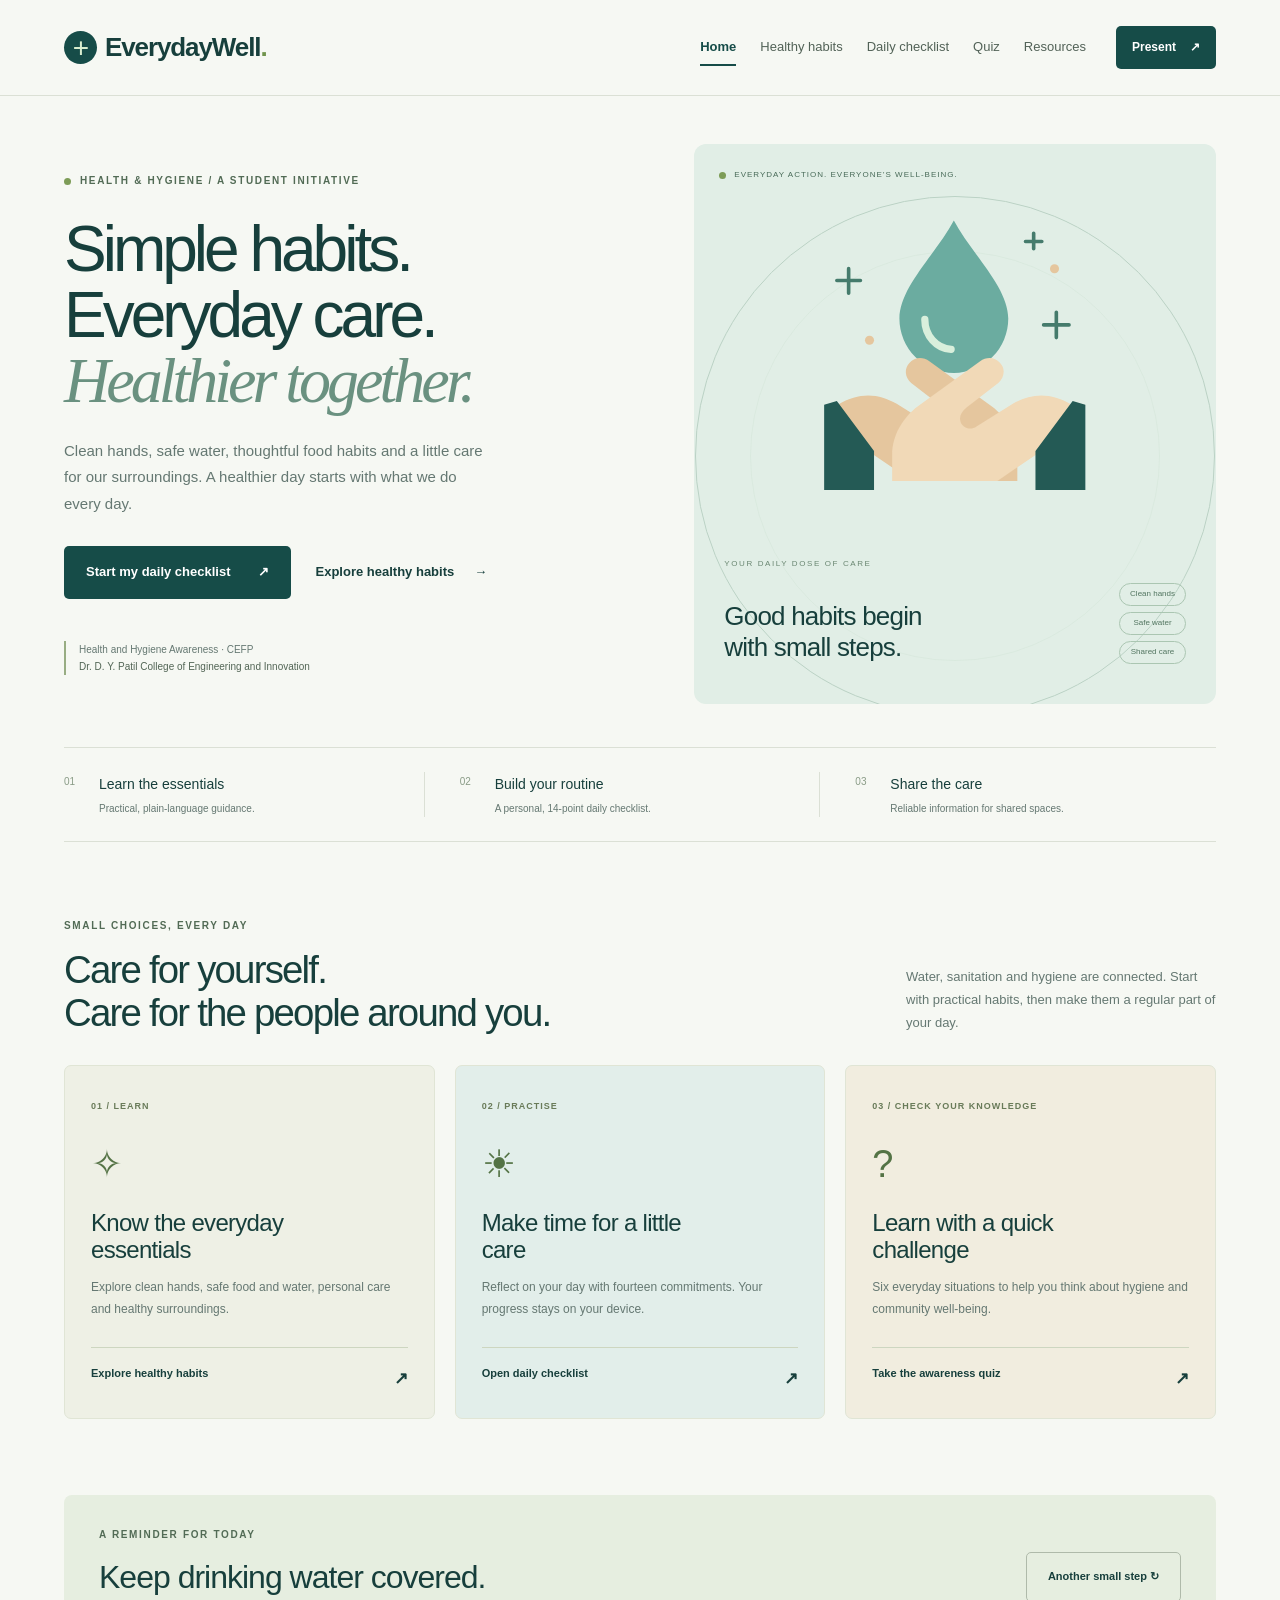
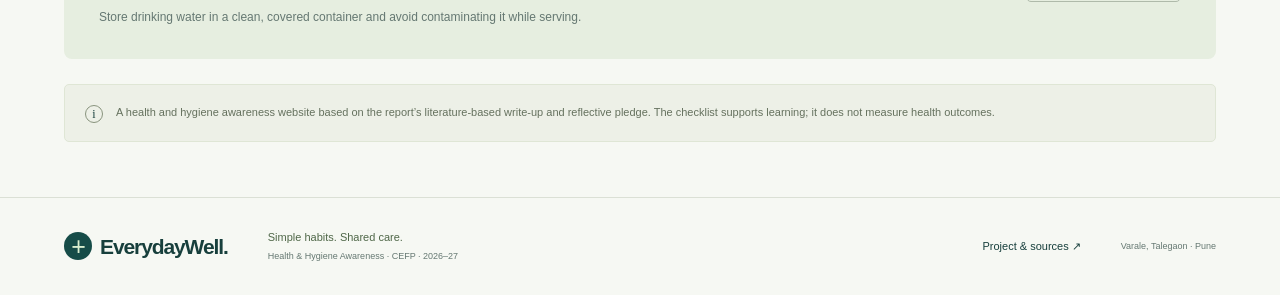
<file: index.html>
<!doctype html><html lang="en"><head><meta charset="UTF-8"><meta name="viewport" content="width=device-width,initial-scale=1"><meta name="theme-color" content="#164c48"><meta name="description" content="Health and hygiene awareness: practical habits, a daily checklist, a handwashing guide and quiz."><title>EverydayWell · Health & Hygiene</title><link rel="stylesheet" href="styles.css"></head><body><a class="skip" href="#main">Skip to content</a><header class="header"><a class="brand" href="#home" aria-label="EverydayWell home"><span class="brand-mark">+</span>EverydayWell<span class="brand-dot">.</span></a><nav id="navigation" aria-label="Main navigation"><a href="#home">Home</a><a href="#habits">Healthy habits</a><a href="#pledge">Daily checklist</a><a href="#quiz-page">Quiz</a><a href="#resources">Resources</a></nav><button class="icon-btn menu-toggle" aria-label="Toggle navigation" aria-controls="navigation" aria-expanded="false">☰</button><button class="button dark compact presentation-trigger">Present <span>↗</span></button></header><main id="main" tabindex="-1"><section id="home" class="view active"><div class="hero health-hero"><div class="hero-copy"><p class="eyebrow"><span class="status-dot"></span> HEALTH & HYGIENE / A STUDENT INITIATIVE</p><h1>Simple habits.<br>Everyday care.<br><em>Healthier together.</em></h1><p class="hero-intro">Clean hands, safe water, thoughtful food habits and a little care for our surroundings. A healthier day starts with what we do every day.</p><div class="button-row"><a class="button dark" href="#pledge">Start my daily checklist <span>↗</span></a><a class="text-link" href="#habits">Explore healthy habits <span>→</span></a></div><div class="hero-foot"><span class="line"></span><p>Health and Hygiene Awareness · CEFP<br><strong>Dr. D. Y. Patil College of Engineering and Innovation</strong></p></div></div><div class="well-visual"><div class="visual-orbit orbit-one"></div><div class="visual-orbit orbit-two"></div><span class="visual-badge"><span class="status-dot"></span> EVERYDAY ACTION. EVERYONE’S WELL-BEING.</span><svg class="care-art" viewBox="0 0 440 430" role="img" aria-label="Caring hands below a water drop"><path d="M219 58C200 94 159 131 159 166a60 60 0 0 0 120 0c0-35-41-72-60-108Z" fill="#6baca0"/><path d="M187 167c0 18 13 32 29 33" stroke="#d9efdc" stroke-width="8" fill="none" stroke-linecap="round"/><path d="M91 261c25-15 46-12 65-1l40 25c7 5 17 1 18-7 1-5-2-10-7-14l-35-27c-7-6-8-16-2-22 6-7 15-7 22-2l69 50c16 12 28 32 28 53v29H173l-47-32-35-5Z" fill="#e5c69e"/><path d="M349 261c-25-15-46-12-65-1l-40 25c-7 5-17 1-18-7-1-5 2-10 7-14l35-27c7-6 8-16 2-22-6-7-15-7-22-2l-69 50c-16 12-28 32-28 53v29h116l47-32 35-5Z" fill="#f1d9b7"/><path d="m90 257 41 55v43H76v-94Zm260 0-41 55v43h55v-94Z" fill="#245a55"/><path d="M103 111v27m-13-14h26M332 159v28m-14-14h28M307 72v17m-9-8h18" stroke="#457b6c" stroke-width="4" stroke-linecap="round"/><circle cx="126" cy="190" r="5" fill="#e5c69e"/><circle cx="330" cy="111" r="5" fill="#e5c69e"/></svg><div class="visual-note"><span>YOUR DAILY DOSE OF CARE</span><strong>Good habits begin<br>with small steps.</strong><div class="well-tags"><span>Clean hands</span><span>Safe water</span><span>Shared care</span></div></div></div></div><div class="health-values"><div><span>01</span><strong>Learn the essentials</strong><p>Practical, plain-language guidance.</p></div><div><span>02</span><strong>Build your routine</strong><p>A personal, 14-point daily checklist.</p></div><div><span>03</span><strong>Share the care</strong><p>Reliable information for shared spaces.</p></div></div><section class="section"><div class="section-heading"><div><p class="eyebrow">SMALL CHOICES, EVERY DAY</p><h2>Care for yourself.<br>Care for the people around you.</h2></div><p>Water, sanitation and hygiene are connected. Start with practical habits, then make them a regular part of your day.</p></div><div class="path-grid"><a class="path-card" href="#habits"><span class="path-number">01 / LEARN</span><span class="path-icon">✧</span><h3>Know the everyday essentials</h3><p>Explore clean hands, safe food and water, personal care and healthy surroundings.</p><span class="path-cta">Explore healthy habits <span>↗</span></span></a><a class="path-card sage" href="#pledge"><span class="path-number">02 / PRACTISE</span><span class="path-icon">☀</span><h3>Make time for a little care</h3><p>Reflect on your day with fourteen commitments. Your progress stays on your device.</p><span class="path-cta">Open daily checklist <span>↗</span></span></a><a class="path-card sand" href="#quiz-page"><span class="path-number">03 / CHECK YOUR KNOWLEDGE</span><span class="path-icon">?</span><h3>Learn with a quick challenge</h3><p>Six everyday situations to help you think about hygiene and community well-being.</p><span class="path-cta">Take the awareness quiz <span>↗</span></span></a></div></section><section class="care-banner"><div><p class="eyebrow">A REMINDER FOR TODAY</p><h2 id="daily-tip">Keep drinking water covered.</h2><p id="daily-tip-detail">Store drinking water in a clean, covered container and avoid contaminating it while serving.</p></div><button class="button outline" id="next-tip">Another small step ↻</button></section><div class="scope-note"><span class="note-symbol">i</span><p>A health and hygiene awareness website based on the report’s literature-based write-up and reflective pledge. The checklist supports learning; it does not measure health outcomes.</p></div></section><section id="habits" class="view"><div class="page-heading"><p class="eyebrow">YOUR EVERYDAY ESSENTIALS</p><h1>Healthy habits start<br><em>with understanding.</em></h1><p>Simple actions for personal hygiene and shared surroundings. Choose a topic for practical steps you can use at home, on campus and in your community.</p></div><label class="topic-search-label" for="topic-search">Find a healthy habit</label><input id="topic-search" class="topic-search" type="search" placeholder="Search hands, water, food, sleep…"><p id="topic-count" class="small" role="status"></p><div id="topic-grid" class="health-topic-grid"></div><section class="handwash-panel"><div><p class="eyebrow">CLEAN HANDS / A PRACTICAL GUIDE</p><h2>A simple routine.<br>A thoughtful habit.</h2><p>Use soap and safe water, especially before eating or handling food and after using the toilet.</p></div><div class="wash-guide"><div class="wash-dots" id="wash-dots"></div><span id="wash-icon" aria-hidden="true">≈</span><h3 id="wash-title"></h3><p id="wash-description"></p><div class="wash-controls"><button class="button outline compact" id="wash-prev">← Back</button><span id="wash-count"></span><button class="button dark compact" id="wash-next">Next →</button></div></div></section><div class="scope-note"><span class="note-symbol">i</span><p>Educational reminders follow WHO water, sanitation and hygiene information. For personal health concerns, seek advice from a qualified professional. <a href="https://www.who.int/india/health-topics/water-sanitation-and-hygiene-wash" target="_blank" rel="noopener">WHO reference ↗</a></p></div></section><section id="pledge" class="view"><div class="page-heading"><p class="eyebrow">PERSONAL HYGIENE & PUBLIC HEALTH</p><h1>A little care.<br><em>Every single day.</em></h1><p>A personal checklist based on Pushpraj Patil’s reflective pledge. Use it to review your habits and choose your next small step.</p></div><div class="pledge-layout"><aside class="progress-card"><p class="eyebrow">TODAY’S REFLECTION</p><div class="progress-ring" id="progress-ring"><div><strong id="progress-number">0</strong><span>of 14 commitments</span></div></div><h3 id="progress-message">Start with one small step.</h3><p id="pledge-date"></p><button class="button dark full" id="download-pledge">Download my checklist ↓</button><button class="quiet-button" id="reset-pledge">Reset today’s checklist</button><p class="small">Saved only in this browser, for today. This is a personal reflection, not a health assessment or proof of outcomes.</p><p class="small" id="storage-status" role="status"></p></aside><div><div class="list-heading"><h2>Your everyday commitments</h2><span>Check what you practised today</span></div><div id="pledge-list" class="pledge-list"></div></div></div><div class="rhythm-grid"><div><span>DAILY</span><h3>Practise hygiene habits</h3><p>Keep hands, food, water and shared surroundings clean.</p></div><div><span>WEEKLY</span><h3>Move & check in</h3><p>Make time for activity and check on the well-being of friends.</p></div><div><span>MONTHLY</span><h3>Participate & reflect</h3><p>Join a health-awareness activity and review your habits.</p></div></div><div class="scope-note"><span class="note-symbol">i</span><p>Safe water, sanitation and hygiene support public health. These educational reminders follow WHO information. For personal health concerns, seek advice from a qualified professional. <a href="https://www.who.int/india/health-topics/water-sanitation-and-hygiene-wash" target="_blank" rel="noopener">Read the WHO source ↗</a></p></div></section>
<section id="quiz-page" class="view"><div class="page-heading"><p class="eyebrow">THE HEALTH & HYGIENE CHALLENGE</p><h1>What would<br><em>you do?</em></h1><p>Six everyday situations. Choose an answer and discover the practical idea behind it. A learning quiz, not a medical assessment.</p></div><section class="quiz-panel health-quiz"><div><p class="eyebrow">LEARN AS YOU GO</p><h2>Small questions.<br>Useful reminders.</h2><p>Think about clean hands, safe water, food care, shared spaces and reliable information.</p><div class="quiz-decoration" aria-hidden="true">✧</div></div><div id="quiz" aria-live="polite"></div></section><div class="scope-note"><span class="note-symbol">i</span><p>Your score is for this practice session only. It is not part of a field study, pre/post test or verified measure of community awareness.</p></div></section><section id="resources" class="view"><div class="page-heading"><p class="eyebrow">THE IDEA & THE REFERENCES</p><h1>Reliable information.<br><em>Shared responsibility.</em></h1><p>Understand this health and hygiene contribution and explore the sources behind its central messages.</p></div><div class="report-banner"><div><p class="eyebrow">OUR HEALTH & HYGIENE CONTRIBUTION</p><h2>Awareness that connects<br>learning with everyday care.</h2><p>Individual literature-based write-up and reflective pledge<br>Pushpraj Bhagwat Patil · Roll no. 12258 · 13 October 2026</p></div><div class="report-actions"><a class="button cream" href="assets/Health-Hygiene-Reference.pdf" target="_blank" rel="noopener">Read the reference pages ↗</a><a class="text-link light" href="assets/Health-Hygiene-Reference.pdf" download>Download reference PDF ↓</a></div></div><div class="about-health"><div><p class="eyebrow">OUR OBJECTIVE</p><h2>Make prevention<br>easier to understand.</h2></div><div><p>Explain the relationship between safe water, sanitation, hygiene and public health in simple language. Encourage responsible personal habits and care for shared surroundings.</p><p>The original contribution discusses food and drinking water, clean hands and shared surfaces, waste and drainage, and hygienic personal surroundings. This website adds a daily checklist, an interactive guide and a practice quiz.</p></div></div><div class="resources-grid"><div><p class="eyebrow">RELIABLE INFORMATION</p><h2>Go to the source.</h2><div class="source-list"><a href="https://www.who.int/india/health-topics/water-sanitation-and-hygiene-wash" target="_blank" rel="noopener"><span><strong>WHO · Water, sanitation & hygiene</strong><small>Health and hygiene learning reference</small></span><span>↗</span></a></div></div><div><p class="eyebrow">PROGRAMMES DISCUSSED IN THE REPORT</p><h2>Connected public efforts.</h2><div class="source-list"><a href="https://swachhbharatmission.ddws.gov.in/" target="_blank" rel="noopener"><span><strong>Swachh Bharat Mission</strong><small>Sanitation and cleanliness</small></span><span>↗</span></a><a href="https://jaljeevanmission.gov.in/" target="_blank" rel="noopener"><span><strong>Jal Jeevan Mission</strong><small>Household drinking-water access</small></span><span>↗</span></a><a href="https://www.wcd.gov.in/" target="_blank" rel="noopener"><span><strong>POSHAN Abhiyaan</strong><small>Nutrition</small></span><span>↗</span></a><a href="https://nhm.gov.in/" target="_blank" rel="noopener"><span><strong>National Health Mission</strong><small>Broader public-health services</small></span><span>↗</span></a></div></div></div><div class="college-card"><p class="eyebrow">DEPARTMENT OF COMPUTER ENGINEERING / 2026–27</p><h3>Dr. D. Y. Patil College of Engineering and Innovation</h3><p>Varale, Talegaon, Pune</p><div class="mentors"><div><span>PROJECT GUIDE</span><strong>Mrs. Supriya Patil</strong></div><div><span>PROJECT COORDINATOR</span><strong>Mr. Sharad Jadhav</strong></div><div><span>HEAD OF DEPARTMENT</span><strong>Dr. Alpana Adsul</strong></div><div><span>PROJECT DIRECTOR</span><strong>Dr. Suraj Mali</strong></div></div></div><div class="scope-note"><span class="note-symbol">i</span><p><strong>Project scope:</strong> a literature-based contribution and reflective pledge. No field survey, measured awareness session, pre-test, post-test or follow-up health measurement was carried out. The intended outcome is better understanding of everyday prevention; no measured improvement is claimed.</p></div><div class="offline-row"><div><h3>Ready for your demonstration.</h3><p>Keep the website as one HTML file. The interactive tools and reference PDF are included in the offline file. External source links need an internet connection.</p></div><a class="button outline" href="offline.html" download="Health-Hygiene-Website.html">Download offline website ↓</a></div></section></main><footer><a class="brand" href="#home"><span class="brand-mark">+</span>EverydayWell.</a><p>Simple habits. Shared care.<br><span>Health & Hygiene Awareness · CEFP · 2026–27</span></p><a href="#resources">Project & sources ↗</a><span class="footer-location">Varale, Talegaon · Pune</span></footer><dialog id="topic-dialog" aria-labelledby="detail-title"><div class="dialog-header"><span class="eyebrow">EVERYDAY HEALTH & HYGIENE</span><button class="icon-btn close-dialog" aria-label="Close topic">✕</button></div><div id="topic-detail"></div></dialog><dialog id="presentation-dialog" class="presentation-dialog" aria-label="Health and hygiene presentation"><div class="dialog-header"><a class="brand" href="#home"><span class="brand-mark">+</span>EverydayWell.</a><button class="icon-btn close-dialog" aria-label="Close presentation">✕</button></div><div id="slide-content"></div><div class="slide-controls"><span id="slide-count"></span><div><button class="button outline compact" id="previous-slide">← Previous</button><button class="button dark compact" id="next-slide">Next →</button></div></div></dialog><div id="toast" role="status"></div><script src="app.js"></script></body></html>
</file>
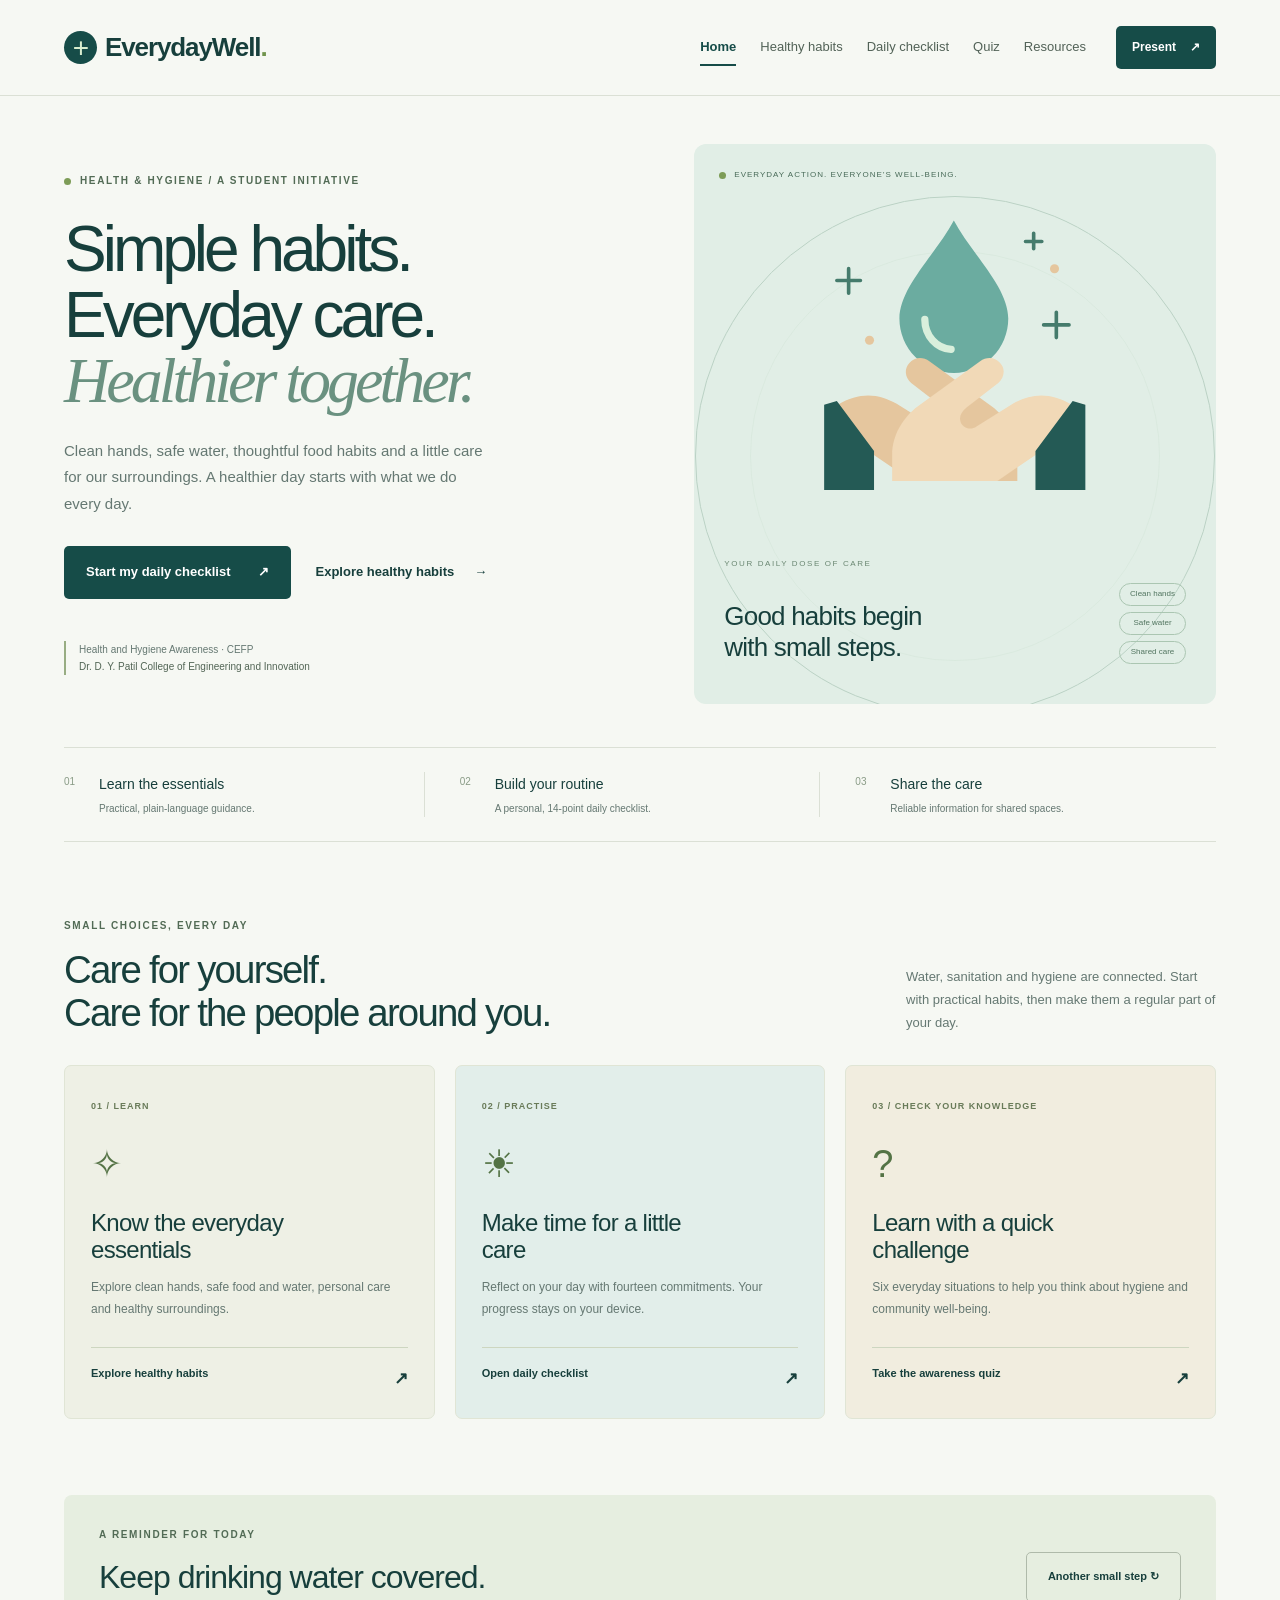
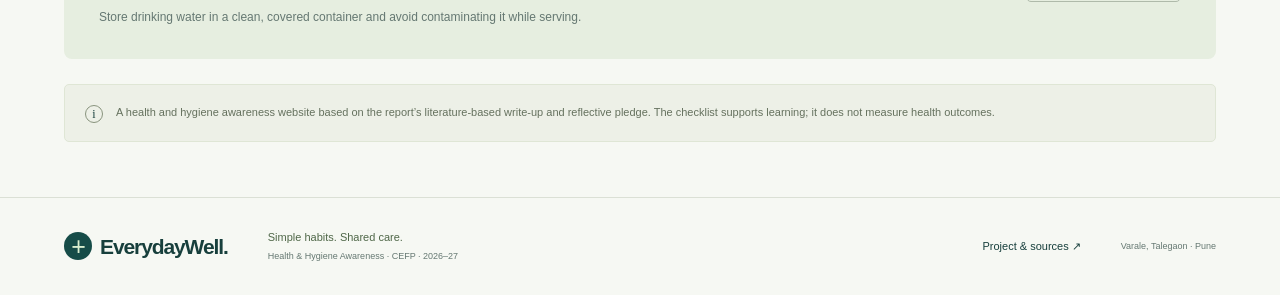
<file: offline.html>
<!doctype html><html lang="en"><head><meta charset="UTF-8"><meta name="viewport" content="width=device-width,initial-scale=1"><meta name="theme-color" content="#164c48"><meta name="description" content="Health and hygiene awareness: practical habits, a daily checklist, a handwashing guide and quiz."><title>EverydayWell · Health & Hygiene</title><style>:root{--green:#163d2e;--lime:#d8eeab;--paper:#f6f7f1;--ink:#173b2e;--muted:#68756c;--line:#dbe0d5;--white:#fff;--sage:#e6eddf;--sand:#f0ecde}*{box-sizing:border-box}html{scroll-behavior:smooth;scroll-padding-top:105px}body{margin:0;background:var(--paper);color:var(--ink);font-family:Arial,Helvetica,sans-serif;font-size:15px;line-height:1.6}button,input,select{font:inherit}button,a,input,select{-webkit-tap-highlight-color:transparent}button{cursor:pointer}a{color:inherit;text-decoration:none}button:focus-visible,a:focus-visible,input:focus-visible,select:focus-visible{outline:3px solid #759f3b;outline-offset:4px}button{color:inherit}h1,h2,h3,p{margin:0}h1,h2,h3{line-height:1.13;letter-spacing:-1.5px}h1{font-size:clamp(46px,5.4vw,78px);font-weight:500;letter-spacing:-4px}h2{font-size:clamp(30px,3vw,43px);font-weight:500;letter-spacing:-1.8px}h3{font-size:22px;font-weight:500;letter-spacing:-.7px}em{font-family:Georgia,'Times New Roman',serif;font-weight:400}p{color:var(--muted)}[hidden]{display:none!important}.header{height:96px;max-width:1440px;margin:auto;padding:0 5%;display:flex;align-items:center;gap:30px;border-bottom:1px solid var(--line)}.brand{font-weight:750;font-size:26px;letter-spacing:-1.1px;display:flex;align-items:center;white-space:nowrap}.brand-mark{display:inline-grid;place-items:center;background:var(--green);color:var(--lime);width:33px;height:33px;font-size:31px;border-radius:50%;margin-right:8px;font-weight:400;line-height:1}.brand-dot{color:#70944c}.header nav{display:flex;gap:24px;align-items:center;margin-left:auto}.header nav a{font-size:13px;color:#526257;padding:8px 0;position:relative;white-space:nowrap}.header nav a.active{color:var(--green);font-weight:700}.header nav a.active:after{content:'';position:absolute;bottom:0;left:0;right:0;height:2px;background:var(--green)}.button{border:1px solid transparent;border-radius:5px;padding:15px 21px;display:inline-flex;align-items:center;justify-content:center;gap:27px;font-size:13px;font-weight:600;transition:background .2s,transform .2s}.button:hover{transform:translateY(-2px)}.button:disabled{opacity:.4;cursor:default;transform:none}.dark{background:var(--green);color:white}.dark:hover{background:#28543b}.outline{border-color:#afbaaa;background:transparent}.outline:hover{background:#e7ebdf}.cream{background:var(--lime);color:var(--green)}.compact{font-size:12px;padding:11px 15px;gap:14px}.full{width:100%}.icon-btn{background:transparent;border:1px solid var(--line);width:39px;height:39px;border-radius:50%;font-size:17px;display:grid;place-items:center;flex-shrink:0}.menu-toggle{display:none}.text-link{font-size:13px;font-weight:600;display:inline-flex;align-items:center;gap:20px}.text-link:hover{text-decoration:underline}.button-row{display:flex;align-items:center;gap:25px}.eyebrow{font-size:10px;font-weight:700;letter-spacing:1.65px;color:#526b55;text-transform:uppercase;display:flex;align-items:center;gap:9px}.status-dot{width:7px;height:7px;background:#7d9c57;border-radius:50%;display:inline-block;flex-shrink:0}main{max-width:1440px;margin:auto;padding:0 5%}.view{display:none;animation:appear .35s ease}.view.active{display:block}@keyframes appear{from{opacity:.4;transform:translateY(8px)}to{opacity:1;transform:none}}.hero{display:grid;grid-template-columns:1.05fr 1fr;gap:5.5%;padding:48px 0 43px;align-items:center}.hero-copy .eyebrow{margin-bottom:28px}.hero h1{font-size:clamp(48px,5.3vw,76px);line-height:1.02;margin-bottom:25px}.hero h1 em{color:#63825a}.hero-intro{max-width:430px;font-size:15px;line-height:1.75;margin-bottom:29px}.hero-foot{display:flex;align-items:center;gap:13px;margin-top:42px}.hero-foot .line{height:34px;width:2px;background:#98ad83}.hero-foot p{font-size:10px;line-height:1.7}.hero-foot strong{font-weight:500;color:#526555}.hero-visual{position:relative;min-height:550px;height:100%;max-height:610px;overflow:hidden;border-radius:9px}.hero-visual>img{width:100%;height:100%;position:absolute;object-fit:cover;object-position:50% 48%}.hero-visual:after{content:'';position:absolute;inset:50% 0 0;background:linear-gradient(transparent,rgba(10,32,19,.72));pointer-events:none}.photo-label{position:absolute;z-index:1;left:24px;top:24px;background:#f5f6eefa;border-radius:30px;padding:9px 13px;font-size:9px;font-weight:700;letter-spacing:1px;display:flex;gap:8px;align-items:center}.photo-note{z-index:1;position:absolute;left:28px;right:28px;bottom:28px;color:white;display:grid;grid-template-columns:1fr auto}.photo-note>span:first-child{font-size:10px;letter-spacing:2px;grid-column:1/-1;margin-bottom:13px}.photo-note strong{font-size:31px;font-weight:400;line-height:1.1;letter-spacing:-1px}.round-arrow{border:1px solid #ffffff70;border-radius:50%;width:42px;height:42px;align-self:end;display:grid;place-items:center;font-size:22px}.metrics{display:grid;grid-template-columns:repeat(3,1fr) 1.2fr;padding:26px 0;border-top:1px solid var(--line);border-bottom:1px solid var(--line)}.metrics>div{border-right:1px solid var(--line);padding-left:28px;display:flex;align-items:center;gap:15px}.metrics>div:first-child{padding-left:0}.metrics>div:last-child{border:0;display:block;padding-left:38px}.metrics strong{font-size:34px;letter-spacing:-2px;line-height:1}.metrics span{font-size:11px;max-width:100px;line-height:1.5;color:#697467}.metrics .metric-word{display:block;font-family:Georgia,serif;font-size:22px;color:var(--green);max-width:none}.metrics>div:last-child>span:last-child{font-size:10px;max-width:none}.section{padding:76px 0}.section-heading{display:flex;justify-content:space-between;align-items:end;gap:40px;margin-bottom:30px}.section-heading .eyebrow{margin-bottom:14px}.section-heading>p{max-width:310px;font-size:13px;line-height:1.8}.path-grid{display:grid;grid-template-columns:repeat(3,1fr);gap:20px}.path-card{padding:26px;background:#eef0e5;border:1px solid #e0e5d5;border-radius:7px;transition:transform .2s}.path-card:hover{transform:translateY(-5px)}.path-card.sage{background:var(--sage)}.path-card.sand{background:var(--sand)}.path-number{font-size:9px;font-weight:700;letter-spacing:1px;color:#697b59}.path-icon{display:block;font-size:38px;line-height:1;margin:29px 0 26px;color:#547345}.path-card h3{font-size:24px;margin-bottom:14px;max-width:220px}.path-card p{font-size:12px;line-height:1.8;margin-bottom:27px}.path-cta{display:flex;justify-content:space-between;border-top:1px solid #cdd6c0;padding-top:17px;font-size:11px;font-weight:600}.path-cta span{font-size:17px}.feature-strip{display:grid;grid-template-columns:.75fr 1.25fr;gap:65px;align-items:center;padding-bottom:50px}.feature-strip h2{margin:17px 0}.feature-strip p:not(.eyebrow){font-size:13px;margin-bottom:24px;line-height:1.8}.image-button{position:relative;border:0;padding:0;background:var(--green);border-radius:8px;overflow:hidden;text-align:left;color:white;display:block}.image-button img{width:100%;height:300px;object-fit:cover;display:block;transition:transform .3s}.image-button:hover img{transform:scale(1.03)}.image-button>span{position:absolute;bottom:0;left:0;right:0;padding:14px 20px;background:linear-gradient(transparent,#133727bc);font-size:11px}.scope-note{padding:18px 20px;display:flex;gap:13px;align-items:start;background:#edf0e7;border:1px solid #dfe6d5;border-radius:5px;margin:25px 0 55px}.scope-note p{font-size:11px;line-height:1.8;color:#65715e}.scope-note strong{color:#40563d}.scope-note a{text-decoration:underline}.note-symbol{font-family:Georgia,serif;border:1px solid #89947e;border-radius:50%;min-width:18px;height:18px;line-height:16px;text-align:center;font-size:12px;margin-top:2px}.scope-note.amber{background:#f3eedf;border-color:#e7dfc8}.page-heading{padding:60px 0 35px;max-width:850px}.page-heading .eyebrow{margin-bottom:23px}.page-heading h1{font-size:clamp(42px,5vw,67px);line-height:1.06;margin-bottom:22px}.page-heading h1 em{color:#6a855b}.page-heading>p:last-child{font-size:14px;max-width:650px;line-height:1.8}.filter-row{display:flex;gap:8px;flex-wrap:wrap;margin:7px 0 28px}.chip{border:1px solid #cfd8c8;border-radius:30px;padding:9px 16px;background:transparent;font-size:12px;line-height:1.2}.chip:hover{background:#e6ecd9}.chip.selected{background:var(--green);color:white;border-color:var(--green)}.chip small{font-size:9px;opacity:.7;margin-left:5px}.activity-grid{display:grid;grid-template-columns:repeat(3,1fr);gap:24px}.activity-card{background:#fff;border:1px solid var(--line);border-radius:7px;overflow:hidden;display:flex;flex-direction:column}.activity-card>img{width:100%;height:215px;object-fit:cover;object-position:50% 40%}.activity-art{height:200px;background:#e6eddd;display:grid;place-items:center;position:relative;overflow:hidden}.activity-art>span{font-family:Georgia,serif;font-size:80px;opacity:.8}.activity-art:before,.activity-art:after{content:'';position:absolute;border:1px solid #75975640;width:230px;height:230px;border-radius:50%;right:-60px;top:20px}.activity-art:after{width:170px;height:170px;right:-30px;top:50px}.activity-card:nth-child(3n) .activity-art{background:#eeecdf}.activity-body{padding:22px;display:flex;flex-direction:column;flex:1}.activity-meta{display:flex;justify-content:space-between;font-size:9px;letter-spacing:1px;text-transform:uppercase;color:#738067;margin-bottom:15px}.activity-body h3{font-size:24px;margin-bottom:12px}.activity-body p{font-size:12px;line-height:1.75;margin-bottom:20px}.activity-body>button{border:0;border-top:1px solid var(--line);background:transparent;padding:15px 0 0;text-align:left;font-size:12px;font-weight:600;margin-top:auto;display:flex;justify-content:space-between}.gallery-heading{margin-top:70px}.gallery{display:grid;grid-template-columns:repeat(3,1fr);gap:18px;margin-bottom:55px}.gallery .image-button img{height:240px}.gallery .image-button span{font-size:10px}.pledge-layout{display:grid;grid-template-columns:310px 1fr;gap:50px;align-items:start}.progress-card{background:#e8eddf;border-radius:8px;padding:26px;text-align:center;position:sticky;top:25px}.progress-card .eyebrow{justify-content:center}.progress-ring{width:190px;height:190px;display:grid;place-items:center;background:conic-gradient(var(--green) 0deg,#d0d9c3 0deg);border-radius:50%;margin:24px auto}.progress-ring>div{height:167px;width:167px;display:flex;flex-direction:column;align-items:center;justify-content:center;background:#e8eddf;border-radius:50%}.progress-ring strong{font-size:60px;font-weight:400;letter-spacing:-3px;line-height:1.1}.progress-ring span{font-size:10px;color:#68775d}.progress-card h3{font-size:21px;line-height:1.25}.progress-card>p:not(.eyebrow){font-size:11px;margin:12px 0 20px}.progress-card .small{font-size:10px;line-height:1.7;margin-bottom:0}.quiet-button{background:none;border:0;text-decoration:underline;font-size:11px;padding:12px 6px;color:#617052}.list-heading{display:flex;align-items:baseline;justify-content:space-between;border-bottom:1px solid var(--line);padding:4px 0 20px;gap:16px}.list-heading h2{font-size:25px;letter-spacing:-1px}.list-heading>span{font-size:10px;color:var(--muted)}.pledge-item{display:flex;gap:16px;padding:18px 5px;border-bottom:1px solid var(--line);cursor:pointer;align-items:start}.pledge-item:hover{background:#edf0e6}.pledge-item input{appearance:none;width:22px;height:22px;min-width:22px;background:white;border:1px solid #b9c7ac;border-radius:5px;margin:2px 0 0;display:grid;place-items:center;cursor:pointer}.pledge-item input:checked{background:var(--green);border-color:var(--green)}.pledge-item input:checked:after{content:'✓';color:var(--lime);font-size:15px}.pledge-item strong{display:block;font-size:13px;font-weight:500;line-height:1.5}.pledge-item small{display:block;font-size:11px;color:var(--muted);margin-top:3px}.pledge-item.checked strong{color:#70806b}.pledge-item .number{font-size:10px;color:#89967d;margin-left:auto;min-width:20px;text-align:right}.rhythm-grid{margin-top:55px;display:grid;grid-template-columns:repeat(3,1fr);gap:28px}.rhythm-grid>div{border-top:2px solid #afc39b;padding:20px 0}.rhythm-grid span{font-size:10px;letter-spacing:1.3px}.rhythm-grid h3{font-size:23px;margin:14px 0}.rhythm-grid p{font-size:12px}.sort-search{border:1px solid #d6dfcc;background:#edf1e6;border-radius:8px;padding:26px 30px;margin-bottom:30px}.sort-search>label{font-size:14px;font-weight:600;display:block;margin-bottom:13px}.sort-search>div:first-of-type{position:relative;max-width:700px}.sort-search input{width:100%;padding:15px 45px 15px 17px;background:white;border:1px solid #cbd6bf;border-radius:5px;color:var(--green);font-size:14px}.sort-search>div:first-of-type>span{position:absolute;right:18px;top:9px;font-size:25px}.example-chips{display:flex;flex-wrap:wrap;gap:7px;margin-top:13px}.example-chips .chip{font-size:10px;padding:7px 12px}.search-match{margin-top:15px;padding:16px;background:white;border-left:4px solid #5d8957;display:flex;gap:20px;align-items:center;border-radius:4px}.search-match strong{font-size:16px}.search-match p{font-size:12px;margin-top:5px}.search-match .stream-tag{font-size:10px;text-transform:uppercase;letter-spacing:1px;white-space:nowrap;font-weight:700}.search-empty{font-size:12px;margin-top:16px}.stream-grid{display:grid;grid-template-columns:repeat(4,1fr);gap:16px}.stream{padding:24px 22px;background:white;border:1px solid var(--line);border-radius:7px;border-top:5px solid var(--stream-color)}.stream-icon{font-size:26px;display:block;margin-bottom:20px}.stream h3{margin-bottom:12px;font-size:25px}.stream p{font-size:12px;line-height:1.8}.stream .stream-examples{font-size:11px;color:#567046;margin:17px 0;padding-top:15px;border-top:1px solid var(--line)}.quiz-panel{display:grid;grid-template-columns:1fr 1.3fr;gap:55px;background:var(--green);color:white;padding:40px;border-radius:8px;margin-top:50px;align-items:center}.quiz-panel .eyebrow{color:#bdd39f}.quiz-panel h2{margin:15px 0}.quiz-panel>div>p:not(.eyebrow){font-size:12px;color:#b8c8af;line-height:1.8}#quiz{background:#244a37;padding:24px;border:1px solid #ffffff18;border-radius:7px}.quiz-count{font-size:9px;letter-spacing:1.4px;color:#bed0a9}.quiz-item{font-size:28px;letter-spacing:-1px;margin:12px 0 20px;color:#f4f6e8}.quiz-options{display:grid;grid-template-columns:1fr 1fr;gap:8px}.quiz-options button{border:1px solid #739064;background:transparent;color:white;border-radius:5px;padding:11px;font-size:12px;text-align:left}.quiz-options button:hover{background:#3c6246}.quiz-options button.correct{background:#d9eeac;color:#163d2e;border-color:#d9eeac}.quiz-options button.incorrect{background:#75473b;border-color:#bc7d67}.quiz-feedback{font-size:12px;color:#d8e6c9;margin-top:16px;min-height:20px}.quiz-next{margin-top:15px}.tab-row{display:flex;gap:5px;border-bottom:1px solid var(--line);margin-bottom:30px}.tab-row>button{border:0;background:transparent;padding:13px 24px;border-bottom:3px solid transparent;color:#718068;font-size:13px}.tab-row>button.selected{border-color:var(--green);color:var(--green);font-weight:600}.data-top{display:flex;justify-content:space-between;gap:20px;align-items:center;margin-bottom:25px}.data-top h2{font-size:29px;letter-spacing:-1px}.muted{font-size:11px;margin-top:9px}.data-filters{display:flex;gap:15px;align-items:end;margin-bottom:25px}.data-filters label,.record-form label{display:flex;flex-direction:column;gap:7px;font-size:11px;font-weight:600}.data-filters select,.record-form input{padding:11px 13px;border:1px solid #cdd7c3;border-radius:4px;background:white;color:var(--green);font-size:12px;min-height:43px}.data-filters>span{font-size:11px;color:var(--muted);margin-left:auto;padding:10px}.chart-box{background:white;border:1px solid var(--line);border-radius:7px;padding:26px;margin-bottom:25px}.chart-heading{display:flex;justify-content:space-between;align-items:center;margin-bottom:27px}.chart-heading h3{font-size:19px}.chart-heading span{font-size:9px;color:var(--muted);letter-spacing:1px}.chart-row{display:grid;grid-template-columns:105px 1fr 95px;gap:15px;align-items:center;margin:18px 0}.chart-row>span{font-size:12px}.chart-track{height:30px;background:#edf1e8;border-radius:3px;overflow:hidden}.chart-bar{height:100%;background:#7a985f;min-width:1px;border-radius:3px}.chart-row:last-child .chart-bar{background:var(--green)}.chart-row small{display:block;font-size:8px;color:var(--muted);line-height:1.3}.chart-value{text-align:right;font-variant-numeric:tabular-nums}.chart-zero{font-size:10px;border-top:1px solid #e5e9df;margin-left:120px;display:flex;justify-content:space-between;padding-top:8px;margin-right:110px;color:var(--muted)}.table-wrap{overflow-x:auto;border:1px solid var(--line);border-radius:6px;background:white}table{border-collapse:collapse;width:100%;text-align:left;white-space:nowrap}th,td{padding:16px 20px;font-size:12px;border-bottom:1px solid #e7ebe2}th{background:#e9eee1;font-size:10px;text-transform:uppercase;letter-spacing:.5px;font-weight:600}tr:last-child td{border-bottom:0}td:nth-child(2),td:nth-child(4){font-variant-numeric:tabular-nums}td small{display:block;color:var(--muted);font-size:10px}.empty-cell{text-align:center;color:var(--muted);padding:35px;white-space:normal}.process-section{margin:50px 0}.process-flow{display:grid;grid-template-columns:repeat(4,1fr);margin:20px 0 55px}.process-flow>div{padding:10px 20px 10px 0;border-right:1px solid var(--line);margin-right:24px}.process-flow>div:last-child{border:0}.process-flow span{font-size:11px;color:#7c9466}.process-flow h3{font-size:23px;margin:12px 0}.process-flow p{font-size:11px}.record-form{display:grid;grid-template-columns:1.6fr 1.1fr 1fr 1fr 1fr;gap:14px;padding:25px;background:#e9eee2;border:1px solid #d6dfcb;border-radius:7px}.record-form input{width:100%;min-width:0}.record-form>button{justify-self:start;grid-column:1/3}.record-form>p{grid-column:3/-1;align-self:center;font-size:12px}.record-toolbar{display:flex;justify-content:space-between;align-items:center;margin:15px 0}.record-toolbar p{font-size:12px}.delete-record{background:transparent;border:1px solid #ddd;border-radius:4px;font-size:10px;padding:5px 9px;color:#8a4a3a}.report-banner{background:var(--green);padding:35px 40px;display:flex;justify-content:space-between;gap:35px;align-items:center;color:white;border-radius:7px;margin-bottom:60px}.report-banner .eyebrow{color:#b6cf96;margin-bottom:17px}.report-banner h2{font-size:32px;margin-bottom:15px}.report-banner p:not(.eyebrow){font-size:11px;color:#c0cdb6;line-height:1.8}.report-actions{display:flex;align-items:center;flex-direction:column;gap:17px;flex-shrink:0}.light{color:#d6e4c3;font-size:11px}.team-grid{display:grid;grid-template-columns:repeat(4,1fr);gap:23px}.team-grid>div{padding:23px;background:#eef1e5;border-radius:6px}.team-grid>div>span{display:grid;place-items:center;width:42px;height:42px;background:#dae5c9;border-radius:50%;font-size:13px;margin-bottom:25px}.team-grid h3{font-size:22px;line-height:1.25}.team-grid p{font-size:11px;margin-top:12px}.mentors{display:grid;grid-template-columns:repeat(4,1fr);padding:30px 0;border-bottom:1px solid var(--line);gap:20px}.mentors span{font-size:8px;letter-spacing:1.1px;display:block;color:var(--muted);margin-bottom:7px}.mentors strong{font-size:13px;font-weight:500}.resources-grid{display:grid;grid-template-columns:1fr 1fr;gap:65px;margin-top:65px}.resources-grid .eyebrow{margin-bottom:15px}.resources-grid h2{font-size:32px;margin-bottom:20px}.source-list>a{display:flex;align-items:center;justify-content:space-between;border-top:1px solid var(--line);padding:19px 0;gap:20px}.source-list>a:hover strong{text-decoration:underline}.source-list strong{font-size:13px;font-weight:500}.source-list small{display:block;color:var(--muted);font-size:10px;margin-top:5px;line-height:1.6}.offline-row{display:flex;align-items:center;justify-content:space-between;gap:35px;margin-bottom:55px}.offline-row h3{font-size:24px;margin-bottom:10px}.offline-row p{font-size:11px;max-width:570px}footer{border-top:1px solid var(--line);max-width:1440px;padding:30px 5%;margin:auto;display:flex;align-items:center;gap:40px}footer .brand{font-size:21px}footer .brand-mark{width:28px;height:28px;font-size:25px}footer p{font-size:11px;color:#4f6748;line-height:1.7}footer p span{font-size:9px;color:var(--muted)}footer>a:not(.brand){font-size:11px;margin-left:auto}.footer-location{font-size:9px;color:var(--muted)}dialog{color:var(--green);border:0;background:var(--paper);border-radius:12px;padding:28px;max-width:800px;width:calc(100% - 40px);max-height:90vh;box-shadow:0 20px 100px #0005}dialog::backdrop{background:#0d251dc9;backdrop-filter:blur(5px)}.dialog-header{display:flex;justify-content:space-between;align-items:center;margin-bottom:22px;gap:20px}.dialog-header .eyebrow{font-size:9px}.detail-title{font-size:36px;font-weight:500;line-height:1.15;margin-bottom:17px}.detail-paragraph{font-size:13px;margin-bottom:17px;line-height:1.85}.detail-box{padding:17px 20px;background:#e9eede;border-left:3px solid #90a876;margin:22px 0}.detail-box p{font-size:12px;line-height:1.8}.detail-images{display:grid;grid-template-columns:1fr 1fr;gap:13px;margin-top:24px}.detail-images button{border:0;background:white;padding:0;cursor:zoom-in}.detail-images img{width:100%;height:210px;object-fit:contain;display:block}.photo-dialog{background:#132c20;color:white;width:max-content;max-width:94vw;padding:15px;overflow:auto}.photo-dialog>.close-dialog{position:absolute;right:22px;top:22px;background:#183725;color:white;border-color:#ffffff55}.photo-dialog img{max-width:85vw;max-height:72vh;object-fit:contain;display:block}.photo-dialog p{color:#d8e1ca;font-size:12px;margin:15px 7px 4px;max-width:700px}.presentation-dialog{max-width:1150px;padding:35px 45px}.presentation-dialog .brand{font-size:21px}.presentation-dialog .brand-mark{width:27px;height:27px;font-size:24px}#slide-content{min-height:400px;padding:25px 0;display:flex;flex-direction:column;justify-content:center}#slide-content h2{font-size:clamp(38px,5vw,63px);line-height:1.05;max-width:800px;margin:18px 0 25px}#slide-content>p:not(.eyebrow){font-size:19px;line-height:1.75;max-width:850px}.slide-points{display:grid;grid-template-columns:repeat(3,1fr);gap:30px;margin:20px 0}.slide-points>div{border-top:2px solid #94ac7d;padding:20px 0}.slide-points strong{display:block;font-size:29px;line-height:1.2;letter-spacing:-1px;margin-bottom:14px}.slide-points p{font-size:14px}.slide-controls{display:flex;justify-content:space-between;align-items:center;border-top:1px solid var(--line);padding-top:22px}.slide-controls>span{font-size:11px;color:var(--muted)}.slide-controls>div{display:flex;gap:10px}#toast{position:fixed;bottom:25px;left:50%;transform:translate(-50%,20px);background:var(--green);color:white;padding:13px 24px;border-radius:6px;font-size:12px;z-index:10;opacity:0;pointer-events:none;transition:.2s}#toast.show{opacity:1;transform:translate(-50%,0)}.skip{position:fixed;left:20px;top:-70px;background:var(--green);color:white;padding:15px;z-index:100}.skip:focus{top:10px}.sr-only{position:absolute;width:1px;height:1px;padding:0;margin:-1px;overflow:hidden;clip:rect(0,0,0,0);white-space:nowrap;border:0}
@media(min-width:1500px){.hero{padding-top:60px}.hero-visual{height:600px}}
@media(max-width:1150px){.header{gap:20px}.header nav{gap:18px}.header nav a{font-size:11px}.header .presentation-trigger{font-size:10px;padding:10px}.hero-visual{min-height:510px}.hero h1{font-size:62px}.hero-intro{font-size:13px}.hero .button-row{gap:18px}.hero .button{font-size:11px;padding:14px}.hero .text-link{font-size:11px}.metrics>div{gap:10px;padding-left:20px}.metrics strong{font-size:30px}.metrics span{font-size:10px}.metrics>div:last-child{padding-left:25px}.metrics .metric-word{font-size:20px}.activity-grid{gap:17px}.pledge-layout{gap:30px}.team-grid h3{font-size:18px}.footer-location{display:none}}
@media(max-width:900px){.header{height:80px;position:relative}.header .brand{font-size:23px}.header .presentation-trigger{margin-left:auto;font-size:11px}.menu-toggle{display:grid;order:3}.header nav{display:none;position:absolute;top:79px;left:0;right:0;z-index:5;background:var(--paper);padding:18px 5%;border-bottom:1px solid var(--line);box-shadow:0 10px 20px #193a2810}.header nav.open{display:flex;flex-wrap:wrap}.header nav a{font-size:13px}.hero{gap:28px;padding-top:32px}.hero h1{font-size:52px}.hero-visual{min-height:480px}.hero .eyebrow{font-size:8px;letter-spacing:1px}.hero .button-row{flex-wrap:wrap}.hero-foot{margin-top:25px}.photo-label{left:17px;top:17px;font-size:7px;padding:9px}.photo-note{left:20px;bottom:20px;right:20px}.photo-note strong{font-size:26px}.metrics{grid-template-columns:repeat(3,1fr)}.metrics>div:last-child{display:none}.metrics>div:nth-child(3){border:0}.section{padding:55px 0}.section-heading>p{max-width:260px}.path-grid{gap:13px}.path-card{padding:22px}.path-card h3{font-size:21px}.feature-strip{gap:35px}.feature-strip .image-button img{height:300px}.activity-grid{grid-template-columns:1fr 1fr}.activity-card>img{height:230px}.gallery{grid-template-columns:1fr 1fr}.gallery .image-button img{height:260px}.page-heading{padding-top:42px}.pledge-layout{grid-template-columns:260px 1fr;gap:25px}.progress-card{padding:22px 18px}.progress-ring{width:170px;height:170px}.progress-ring>div{width:150px;height:150px}.list-heading{display:block}.list-heading>span{display:block;margin-top:10px}.stream-grid{grid-template-columns:1fr 1fr}.quiz-panel{gap:30px;padding:30px}.record-form{grid-template-columns:1fr 1fr 1fr}.record-form>label:first-child{grid-column:1/3}.record-form>button{grid-column:auto;align-self:end}.record-form>p{grid-column:1/-1}.report-banner{padding:30px}.report-banner h2{font-size:28px}.report-actions .button{font-size:11px;padding:12px}.team-grid{gap:13px}.team-grid>div{padding:18px 15px}.team-grid h3{font-size:18px}.mentors{grid-template-columns:1fr 1fr}.resources-grid{gap:35px}.offline-row .button{flex-shrink:0;font-size:11px}footer{gap:25px}footer p{font-size:10px}}
@media(max-width:600px){h1{letter-spacing:-2.5px}.header{padding:0 6%;gap:12px;height:72px}.header .brand{font-size:21px}.brand-mark{width:28px;height:28px;font-size:26px}.header .presentation-trigger{font-size:9px;padding:9px 10px;gap:7px}.menu-toggle{width:32px;height:32px;font-size:15px}.header nav{top:71px;padding:20px 6%;gap:18px 24px}.header nav a{font-size:12px}main{padding:0 6%}.hero{grid-template-columns:1fr;padding-top:28px;gap:30px}.hero-copy .eyebrow{margin-bottom:22px;font-size:8px}.hero h1{font-size:clamp(47px,12vw,68px);letter-spacing:-2.7px;margin-bottom:20px}.hero-intro{max-width:100%;font-size:13px;margin-bottom:23px}.hero .button-row{gap:24px}.hero .button{font-size:11px;padding:14px 17px}.hero-foot{margin-top:25px}.hero-foot p{font-size:9px}.hero-visual{min-height:420px;height:420px}.hero-visual>img{object-position:center 46%}.photo-label{font-size:8px}.photo-note strong{font-size:29px}.hero{padding-bottom:25px}.metrics{padding:22px 0}.metrics>div{padding-left:13px;display:block}.metrics strong{font-size:29px;display:block;margin-bottom:7px}.metrics span{font-size:9px;display:block;max-width:90px}.section{padding:42px 0}.section-heading{display:block;margin-bottom:25px}.section-heading>p{max-width:none;margin-top:19px;font-size:12px}.section-heading h2{font-size:34px}.path-grid{grid-template-columns:1fr}.path-card{padding:24px;position:relative}.path-icon{position:absolute;right:25px;top:18px;font-size:34px;margin:0}.path-card h3{font-size:27px;max-width:260px;margin-top:32px}.path-card p{max-width:280px;font-size:12px}.path-cta{font-size:11px}.feature-strip{grid-template-columns:1fr;gap:25px;padding-bottom:25px}.feature-strip h2 br{display:none}.feature-strip h2{font-size:34px}.feature-strip .image-button img{height:240px}.scope-note{padding:15px;margin-bottom:35px;gap:10px}.scope-note p{font-size:10px}.page-heading{padding:35px 0 25px}.page-heading h1{font-size:44px;letter-spacing:-2.5px}.page-heading>p:last-child{font-size:12px}.page-heading .eyebrow{font-size:8px;margin-bottom:20px}.filter-row{gap:7px}.filter-row .chip{font-size:10px;padding:8px 12px}.activity-grid{grid-template-columns:1fr;gap:20px}.activity-body{padding:22px}.activity-body h3{font-size:26px}.activity-card>img{height:265px}.activity-art{height:160px}.activity-art>span{font-size:70px}.gallery-heading{margin-top:40px}.gallery{gap:10px;margin-bottom:35px}.gallery .image-button img{height:200px}.gallery .image-button span{font-size:8px;padding:25px 9px 9px}.pledge-layout{grid-template-columns:1fr;gap:28px}.progress-card{position:static;display:grid;grid-template-columns:140px 1fr;gap:8px 15px;text-align:left;padding:20px}.progress-card>.eyebrow{grid-column:1/-1;justify-content:start;font-size:8px}.progress-ring{grid-column:1;grid-row:2/6;margin:10px auto;width:133px;height:133px}.progress-ring>div{width:115px;height:115px}.progress-ring strong{font-size:44px}.progress-ring span{font-size:8px}.progress-card h3{grid-column:2;font-size:18px;margin-top:10px}.progress-card>p:not(.eyebrow){margin:0;font-size:9px;grid-column:2}.progress-card .button{grid-column:2;padding:10px 7px;font-size:9px;margin-top:5px}.progress-card>.quiet-button{grid-column:2;justify-self:start;font-size:9px;padding:5px 0}.progress-card .small{grid-column:1/-1!important}.progress-card #storage-status:empty{display:none}.list-heading h2{font-size:25px}.pledge-item{gap:13px;padding:17px 2px}.pledge-item strong{font-size:12px}.pledge-item small{font-size:10px}.rhythm-grid{grid-template-columns:1fr;gap:10px;margin-top:30px}.rhythm-grid>div{padding:18px 0}.rhythm-grid h3{font-size:24px;margin:10px 0}.rhythm-grid span{font-size:9px}.sort-search{padding:21px 18px}.sort-search>label{font-size:13px}.sort-search input{font-size:12px;padding:13px}.example-chips .chip{font-size:9px;padding:7px 10px}.stream-grid{gap:11px}.stream{padding:20px 15px}.stream h3{font-size:23px}.stream p{font-size:11px}.stream .stream-examples{font-size:10px}.stream-icon{font-size:23px;margin-bottom:16px}.search-match{display:block}.search-match .stream-tag{margin-bottom:7px}.quiz-panel{grid-template-columns:1fr;gap:22px;padding:25px 20px;margin-top:30px}.quiz-panel h2{font-size:32px}.quiz-panel>div>p:not(.eyebrow){font-size:11px}#quiz{padding:20px}.quiz-options button{font-size:11px}.tab-row>button{padding:12px 17px;font-size:12px}.data-top{align-items:start;gap:15px}.data-top h2{font-size:24px}.data-top .button{font-size:9px;padding:10px;gap:5px;white-space:nowrap}.muted{font-size:10px}.data-filters{flex-wrap:wrap;gap:12px}.data-filters label{font-size:10px;flex:1;min-width:130px}.data-filters select{font-size:10px;padding:10px;width:100%}.data-filters>span{margin:0;padding:0;width:100%;font-size:10px}.chart-box{padding:20px 15px}.chart-heading h3{font-size:16px}.chart-heading span{font-size:8px}.chart-row{grid-template-columns:65px 1fr 64px;gap:9px;margin:16px 0}.chart-row>span{font-size:10px}.chart-track{height:26px}.chart-row small{font-size:7px}.chart-zero{margin-left:74px;margin-right:73px;font-size:8px}th,td{padding:14px;font-size:10px}th{font-size:8px}.record-form{padding:18px;grid-template-columns:1fr 1fr;gap:13px}.record-form>label:first-child{grid-column:1/-1}.record-form label{font-size:10px}.record-form input{font-size:11px;padding:10px}.record-form>label:nth-child(2){grid-column:1/-1}.record-form>button{font-size:10px;padding:12px 8px;align-self:end}.record-form>p{font-size:11px}.record-toolbar p{font-size:10px}.record-toolbar .quiet-button{font-size:10px}.process-section{margin-top:35px}.process-flow{grid-template-columns:1fr 1fr;gap:20px;margin-bottom:35px}.process-flow>div{margin-right:0;padding-right:20px}.process-flow>div:nth-child(2){border:0}.process-flow h3{font-size:23px}.report-banner{display:block;padding:26px;margin-bottom:40px}.report-banner h2{font-size:28px}.report-banner p:not(.eyebrow){font-size:10px}.report-actions{align-items:start;margin-top:25px;gap:14px}.team-grid{grid-template-columns:1fr 1fr;gap:12px}.team-grid>div{padding:20px 15px}.team-grid h3{font-size:18px}.team-grid>div>span{margin-bottom:20px}.team-grid p{font-size:10px}.mentors{gap:22px 15px}.mentors span{font-size:7px}.mentors strong{font-size:12px}.resources-grid{grid-template-columns:1fr;gap:35px;margin-top:40px}.resources-grid h2{font-size:30px}.source-list strong{font-size:12px}.offline-row{display:block;margin-bottom:35px}.offline-row .button{margin-top:20px}.offline-row h3{font-size:24px}footer{padding:25px 6%;flex-wrap:wrap;gap:17px}footer .brand{font-size:20px}footer p{font-size:10px;flex-basis:100%;order:3}footer>a:not(.brand){font-size:10px}dialog{padding:22px;max-height:91vh;width:calc(100% - 24px)}.detail-title{font-size:30px}.detail-paragraph{font-size:12px}.detail-images{gap:9px}.detail-images img{height:180px}.photo-dialog img{max-width:84vw;max-height:70vh}.photo-dialog p{font-size:10px}.presentation-dialog{padding:22px}.presentation-dialog .brand{font-size:18px}#slide-content{min-height:420px;padding:10px 0}#slide-content h2{font-size:37px;letter-spacing:-1.8px}#slide-content>p:not(.eyebrow){font-size:14px}.slide-points{grid-template-columns:1fr;gap:5px;margin:0}.slide-points>div{padding:13px 0}.slide-points strong{font-size:21px;margin-bottom:8px}.slide-points p{font-size:11px}.slide-controls{gap:8px}.slide-controls .button{font-size:9px;padding:10px 9px;gap:5px}.slide-controls>span{font-size:9px}.presentation-dialog .eyebrow{font-size:8px}#toast{font-size:11px;width:max-content;max-width:90vw;text-align:center}}
@media(prefers-reduced-motion:reduce){*{animation:none!important;transition:none!important;scroll-behavior:auto!important}}
/* Health and hygiene experience */
:root{--green:#164c48;--ink:#173f3c;--lime:#d9eecf;--paper:#f6f8f3;--sage:#e2eeea;--sand:#f1eddf;--muted:#657872}.brand-mark{font-family:Arial,sans-serif;font-size:28px;font-weight:400}.hero.health-hero{grid-template-columns:1.12fr 1fr;gap:4%}.health-hero h1{font-size:clamp(44px,5vw,70px)}.health-hero h1 em{color:#6a9180}.well-visual{background:#e1eee6;min-height:560px;border-radius:12px;position:relative;overflow:hidden;display:flex;flex-direction:column;align-items:center;justify-content:center}.visual-orbit{position:absolute;border:1px solid #bbd2c5;border-radius:50%;width:520px;height:520px;top:52px;left:calc(50% - 260px)}.orbit-two{width:410px;height:410px;top:107px;left:calc(50% - 205px);border-color:#b8d3c130}.visual-badge{position:absolute;top:25px;left:25px;font-size:8px;letter-spacing:1px;display:flex;align-items:center;gap:8px;color:#496b59}.care-art{width:90%;max-height:390px;position:relative;margin-top:12px}.visual-note{width:100%;padding:0 30px 28px;position:relative;display:grid;grid-template-columns:1fr auto;align-items:end;gap:12px}.visual-note>span{font-size:8px;letter-spacing:1.6px;grid-column:1/-1;color:#6a8772}.visual-note strong{font-size:26px;font-weight:400;letter-spacing:-.8px;line-height:1.2}.well-tags{display:flex;gap:6px;flex-direction:column}.well-tags span{border:1px solid #abc6b2;border-radius:30px;padding:4px 10px;font-size:8px;color:#527560;text-align:center}.health-values{display:grid;grid-template-columns:repeat(3,1fr);border-top:1px solid var(--line);border-bottom:1px solid var(--line);padding:24px 0;gap:35px}.health-values>div{position:relative;padding-left:35px;border-right:1px solid var(--line)}.health-values>div:last-child{border:0}.health-values>div>span{position:absolute;left:0;top:2px;font-size:10px;color:#8a9c87}.health-values strong{font-size:14px;font-weight:500}.health-values p{font-size:10px;margin-top:5px}.care-banner{padding:32px 35px;border-radius:8px;background:#e6eee0;display:flex;justify-content:space-between;gap:30px;align-items:center}.care-banner .eyebrow{margin-bottom:16px}.care-banner h2{font-size:32px;letter-spacing:-1px;margin-bottom:12px}.care-banner p:not(.eyebrow){font-size:12px;max-width:650px}.care-banner .button{white-space:nowrap;font-size:11px}.topic-search-label{display:block;font-size:11px;font-weight:600;margin-bottom:8px}.topic-search{display:block;width:100%;max-width:600px;padding:14px 18px;background:white;border:1px solid #c7d6ca;border-radius:6px;color:var(--green);font-size:13px}.small{font-size:11px}.health-topic-grid{display:grid;grid-template-columns:repeat(3,1fr);gap:20px;margin-top:20px;margin-bottom:45px}.health-topic{padding:26px;background:white;border:1px solid #dbe4d9;border-radius:8px;display:flex;flex-direction:column}.topic-icon{height:46px;width:46px;background:#e6efe5;display:grid;place-items:center;border-radius:12px;font-size:28px;color:#4c8070;margin-bottom:25px}.health-topic .eyebrow{font-size:8px;margin-bottom:12px;letter-spacing:1.2px}.health-topic h3{font-size:27px;margin-bottom:13px}.health-topic>p:not(.eyebrow){font-size:12px;line-height:1.8;margin-bottom:25px}.health-topic>button{border:0;border-top:1px solid var(--line);padding:15px 0 0;background:none;text-align:left;font-size:11px;font-weight:600;display:flex;justify-content:space-between;margin-top:auto}.topic-steps{padding:0;list-style:none;counter-reset:steps;margin:25px 0}.topic-steps li{counter-increment:steps;position:relative;padding:13px 0 13px 37px;border-bottom:1px solid var(--line);font-size:13px;color:var(--muted)}.topic-steps li:before{content:counter(steps,decimal-leading-zero);position:absolute;left:0;font-size:11px;color:#749a76}.empty-topics{grid-column:1/-1;padding:30px;border:1px solid var(--line);font-size:13px}.handwash-panel{display:grid;grid-template-columns:1fr 1.1fr;gap:55px;padding:35px;background:#e3eee7;border-radius:8px;align-items:center}.handwash-panel h2{margin:18px 0;font-size:37px}.handwash-panel>div>p:not(.eyebrow){font-size:13px;line-height:1.8;max-width:350px}.wash-guide{background:#f7f9f2;border-radius:7px;padding:24px;text-align:center}.wash-dots{display:flex;justify-content:center;gap:14px;margin-bottom:20px}.wash-dots button{border:1px solid #cbd8c6;border-radius:50%;width:29px;height:29px;background:none;font-size:10px}.wash-dots button.current{background:var(--green);color:white;border-color:var(--green)}#wash-icon{display:grid;place-items:center;background:#e6efe5;border-radius:50%;width:72px;height:72px;font-size:44px;color:#5e917b;margin:5px auto 20px}#wash-title{font-size:28px;margin-bottom:13px}#wash-description{font-size:12px;line-height:1.8;min-height:48px}.wash-controls{display:flex;justify-content:space-between;align-items:center;gap:14px;margin-top:24px}.wash-controls>span{font-size:10px;color:var(--muted)}.health-quiz{margin-top:0;align-items:start;margin-bottom:25px}.health-quiz>div:first-child{padding-top:15px}.quiz-decoration{font-size:130px;font-family:Georgia,serif;color:#8da98a;line-height:1.2;margin-top:25px}.health-quiz .quiz-item{font-size:26px;line-height:1.3}.health-options{grid-template-columns:1fr}.health-options button{display:flex;gap:13px;align-items:center;font-size:12px;line-height:1.6;padding:14px}.health-options button>span{font-size:10px;border:1px solid #8aa98266;border-radius:50%;width:23px;height:23px;display:grid;place-items:center;flex-shrink:0}.about-health{display:grid;grid-template-columns:1fr 1.1fr;gap:55px}.about-health .eyebrow{margin-bottom:15px}.about-health p:not(.eyebrow){font-size:13px;line-height:1.9;margin-bottom:15px}.college-card{margin-top:45px;padding:27px;background:#edf2e8;border-radius:7px}.college-card h3{font-size:25px;margin:14px 0 8px}.college-card>p:not(.eyebrow){font-size:11px}.college-card .mentors{border-bottom:0;padding-bottom:0}.resources-grid>div:first-child .source-list{margin-bottom:15px}.quiz-next.text-link{margin-left:16px}
@media(max-width:1000px){.health-hero h1{font-size:57px}.visual-note{grid-template-columns:1fr}.well-tags{flex-direction:row}.well-visual{min-height:530px}.care-art{margin-top:30px}.visual-badge{font-size:7px}.health-topic-grid{gap:15px}.health-topic{padding:23px}.health-topic h3{font-size:23px}}
@media(max-width:800px){.hero.health-hero{grid-template-columns:1fr 1fr;gap:25px}.health-hero h1{font-size:47px}.well-visual{min-height:490px}.visual-note{padding:0 23px 25px}.visual-note strong{font-size:24px}.care-art{width:105%;margin-top:45px}.visual-badge{left:20px;top:22px;font-size:6px}.well-tags{flex-wrap:wrap;gap:4px}.well-tags span{font-size:7px;padding:4px 7px}.health-values{gap:20px}.health-values>div{padding-left:26px}.health-values strong{font-size:12px}.health-values p{font-size:9px}.health-topic-grid{grid-template-columns:1fr 1fr}.handwash-panel{gap:30px;padding:28px}.handwash-panel h2{font-size:31px}.care-banner{padding:28px;gap:23px}.care-banner h2{font-size:28px}.care-banner .button{font-size:10px;padding:13px}.about-health{gap:30px}}
@media(max-width:600px){.hero.health-hero{grid-template-columns:1fr;gap:28px}.health-hero h1{font-size:clamp(44px,11.4vw,66px);letter-spacing:-2.8px}.header .brand{font-size:19px}.header .brand-mark{width:26px;height:26px;font-size:25px;margin-right:6px}.header{gap:11px}.header .presentation-trigger{padding:9px 11px;font-size:9px}.well-visual{min-height:465px;height:465px}.care-art{height:330px;width:100%;margin:28px 0 -5px}.visual-note{grid-template-columns:1fr auto;padding:0 23px 25px}.visual-note strong{font-size:24px}.visual-badge{font-size:6px;top:23px}.well-tags{flex-direction:column;gap:5px}.well-tags span{font-size:7px}.health-values{gap:15px;padding:23px 0}.health-values>div{padding-left:0;padding-right:8px}.health-values>div>span{position:static;font-size:9px;display:block;margin-bottom:8px}.health-values strong{font-size:11px;line-height:1.5;display:block}.health-values p{font-size:9px;line-height:1.7}.care-banner{display:block;padding:25px}.care-banner h2{font-size:29px}.care-banner p:not(.eyebrow){font-size:11px}.care-banner .button{margin-top:22px;font-size:11px}.health-topic-grid{grid-template-columns:1fr;gap:15px;margin-bottom:30px}.health-topic{padding:25px}.health-topic h3{font-size:28px}.health-topic>p:not(.eyebrow){font-size:12px}.topic-icon{margin-bottom:23px}.topic-search{font-size:12px}.handwash-panel{grid-template-columns:1fr;gap:25px;padding:25px 20px}.handwash-panel h2{font-size:32px}.handwash-panel>div>p:not(.eyebrow){font-size:12px}.wash-guide{padding:22px 18px}.wash-controls .button{font-size:10px}.health-quiz .quiz-item{font-size:23px}.quiz-decoration{display:none}.health-quiz{gap:25px}.health-options button{font-size:11px;padding:12px}.about-health{grid-template-columns:1fr;gap:20px}.about-health h2{font-size:33px}.about-health p:not(.eyebrow){font-size:12px}.college-card{padding:23px;margin-top:30px}.college-card h3{font-size:23px;line-height:1.3}.college-card .eyebrow{font-size:7px}.quiz-next.text-link{display:flex;margin-left:0;margin-top:20px}footer .brand{font-size:20px}.topic-steps li{font-size:12px}.health-hero .button-row{gap:20px}}
</style></head><body><a class="skip" href="#main">Skip to content</a><header class="header"><a class="brand" href="#home" aria-label="EverydayWell home"><span class="brand-mark">+</span>EverydayWell<span class="brand-dot">.</span></a><nav id="navigation" aria-label="Main navigation"><a href="#home">Home</a><a href="#habits">Healthy habits</a><a href="#pledge">Daily checklist</a><a href="#quiz-page">Quiz</a><a href="#resources">Resources</a></nav><button class="icon-btn menu-toggle" aria-label="Toggle navigation" aria-controls="navigation" aria-expanded="false">☰</button><button class="button dark compact presentation-trigger">Present <span>↗</span></button></header><main id="main" tabindex="-1"><section id="home" class="view active"><div class="hero health-hero"><div class="hero-copy"><p class="eyebrow"><span class="status-dot"></span> HEALTH & HYGIENE / A STUDENT INITIATIVE</p><h1>Simple habits.<br>Everyday care.<br><em>Healthier together.</em></h1><p class="hero-intro">Clean hands, safe water, thoughtful food habits and a little care for our surroundings. A healthier day starts with what we do every day.</p><div class="button-row"><a class="button dark" href="#pledge">Start my daily checklist <span>↗</span></a><a class="text-link" href="#habits">Explore healthy habits <span>→</span></a></div><div class="hero-foot"><span class="line"></span><p>Health and Hygiene Awareness · CEFP<br><strong>Dr. D. Y. Patil College of Engineering and Innovation</strong></p></div></div><div class="well-visual"><div class="visual-orbit orbit-one"></div><div class="visual-orbit orbit-two"></div><span class="visual-badge"><span class="status-dot"></span> EVERYDAY ACTION. EVERYONE’S WELL-BEING.</span><svg class="care-art" viewBox="0 0 440 430" role="img" aria-label="Caring hands below a water drop"><path d="M219 58C200 94 159 131 159 166a60 60 0 0 0 120 0c0-35-41-72-60-108Z" fill="#6baca0"/><path d="M187 167c0 18 13 32 29 33" stroke="#d9efdc" stroke-width="8" fill="none" stroke-linecap="round"/><path d="M91 261c25-15 46-12 65-1l40 25c7 5 17 1 18-7 1-5-2-10-7-14l-35-27c-7-6-8-16-2-22 6-7 15-7 22-2l69 50c16 12 28 32 28 53v29H173l-47-32-35-5Z" fill="#e5c69e"/><path d="M349 261c-25-15-46-12-65-1l-40 25c-7 5-17 1-18-7-1-5 2-10 7-14l35-27c7-6 8-16 2-22-6-7-15-7-22-2l-69 50c-16 12-28 32-28 53v29h116l47-32 35-5Z" fill="#f1d9b7"/><path d="m90 257 41 55v43H76v-94Zm260 0-41 55v43h55v-94Z" fill="#245a55"/><path d="M103 111v27m-13-14h26M332 159v28m-14-14h28M307 72v17m-9-8h18" stroke="#457b6c" stroke-width="4" stroke-linecap="round"/><circle cx="126" cy="190" r="5" fill="#e5c69e"/><circle cx="330" cy="111" r="5" fill="#e5c69e"/></svg><div class="visual-note"><span>YOUR DAILY DOSE OF CARE</span><strong>Good habits begin<br>with small steps.</strong><div class="well-tags"><span>Clean hands</span><span>Safe water</span><span>Shared care</span></div></div></div></div><div class="health-values"><div><span>01</span><strong>Learn the essentials</strong><p>Practical, plain-language guidance.</p></div><div><span>02</span><strong>Build your routine</strong><p>A personal, 14-point daily checklist.</p></div><div><span>03</span><strong>Share the care</strong><p>Reliable information for shared spaces.</p></div></div><section class="section"><div class="section-heading"><div><p class="eyebrow">SMALL CHOICES, EVERY DAY</p><h2>Care for yourself.<br>Care for the people around you.</h2></div><p>Water, sanitation and hygiene are connected. Start with practical habits, then make them a regular part of your day.</p></div><div class="path-grid"><a class="path-card" href="#habits"><span class="path-number">01 / LEARN</span><span class="path-icon">✧</span><h3>Know the everyday essentials</h3><p>Explore clean hands, safe food and water, personal care and healthy surroundings.</p><span class="path-cta">Explore healthy habits <span>↗</span></span></a><a class="path-card sage" href="#pledge"><span class="path-number">02 / PRACTISE</span><span class="path-icon">☀</span><h3>Make time for a little care</h3><p>Reflect on your day with fourteen commitments. Your progress stays on your device.</p><span class="path-cta">Open daily checklist <span>↗</span></span></a><a class="path-card sand" href="#quiz-page"><span class="path-number">03 / CHECK YOUR KNOWLEDGE</span><span class="path-icon">?</span><h3>Learn with a quick challenge</h3><p>Six everyday situations to help you think about hygiene and community well-being.</p><span class="path-cta">Take the awareness quiz <span>↗</span></span></a></div></section><section class="care-banner"><div><p class="eyebrow">A REMINDER FOR TODAY</p><h2 id="daily-tip">Keep drinking water covered.</h2><p id="daily-tip-detail">Store drinking water in a clean, covered container and avoid contaminating it while serving.</p></div><button class="button outline" id="next-tip">Another small step ↻</button></section><div class="scope-note"><span class="note-symbol">i</span><p>A health and hygiene awareness website based on the report’s literature-based write-up and reflective pledge. The checklist supports learning; it does not measure health outcomes.</p></div></section><section id="habits" class="view"><div class="page-heading"><p class="eyebrow">YOUR EVERYDAY ESSENTIALS</p><h1>Healthy habits start<br><em>with understanding.</em></h1><p>Simple actions for personal hygiene and shared surroundings. Choose a topic for practical steps you can use at home, on campus and in your community.</p></div><label class="topic-search-label" for="topic-search">Find a healthy habit</label><input id="topic-search" class="topic-search" type="search" placeholder="Search hands, water, food, sleep…"><p id="topic-count" class="small" role="status"></p><div id="topic-grid" class="health-topic-grid"></div><section class="handwash-panel"><div><p class="eyebrow">CLEAN HANDS / A PRACTICAL GUIDE</p><h2>A simple routine.<br>A thoughtful habit.</h2><p>Use soap and safe water, especially before eating or handling food and after using the toilet.</p></div><div class="wash-guide"><div class="wash-dots" id="wash-dots"></div><span id="wash-icon" aria-hidden="true">≈</span><h3 id="wash-title"></h3><p id="wash-description"></p><div class="wash-controls"><button class="button outline compact" id="wash-prev">← Back</button><span id="wash-count"></span><button class="button dark compact" id="wash-next">Next →</button></div></div></section><div class="scope-note"><span class="note-symbol">i</span><p>Educational reminders follow WHO water, sanitation and hygiene information. For personal health concerns, seek advice from a qualified professional. <a href="https://www.who.int/india/health-topics/water-sanitation-and-hygiene-wash" target="_blank" rel="noopener">WHO reference ↗</a></p></div></section><section id="pledge" class="view"><div class="page-heading"><p class="eyebrow">PERSONAL HYGIENE & PUBLIC HEALTH</p><h1>A little care.<br><em>Every single day.</em></h1><p>A personal checklist based on Pushpraj Patil’s reflective pledge. Use it to review your habits and choose your next small step.</p></div><div class="pledge-layout"><aside class="progress-card"><p class="eyebrow">TODAY’S REFLECTION</p><div class="progress-ring" id="progress-ring"><div><strong id="progress-number">0</strong><span>of 14 commitments</span></div></div><h3 id="progress-message">Start with one small step.</h3><p id="pledge-date"></p><button class="button dark full" id="download-pledge">Download my checklist ↓</button><button class="quiet-button" id="reset-pledge">Reset today’s checklist</button><p class="small">Saved only in this browser, for today. This is a personal reflection, not a health assessment or proof of outcomes.</p><p class="small" id="storage-status" role="status"></p></aside><div><div class="list-heading"><h2>Your everyday commitments</h2><span>Check what you practised today</span></div><div id="pledge-list" class="pledge-list"></div></div></div><div class="rhythm-grid"><div><span>DAILY</span><h3>Practise hygiene habits</h3><p>Keep hands, food, water and shared surroundings clean.</p></div><div><span>WEEKLY</span><h3>Move & check in</h3><p>Make time for activity and check on the well-being of friends.</p></div><div><span>MONTHLY</span><h3>Participate & reflect</h3><p>Join a health-awareness activity and review your habits.</p></div></div><div class="scope-note"><span class="note-symbol">i</span><p>Safe water, sanitation and hygiene support public health. These educational reminders follow WHO information. For personal health concerns, seek advice from a qualified professional. <a href="https://www.who.int/india/health-topics/water-sanitation-and-hygiene-wash" target="_blank" rel="noopener">Read the WHO source ↗</a></p></div></section>
<section id="quiz-page" class="view"><div class="page-heading"><p class="eyebrow">THE HEALTH & HYGIENE CHALLENGE</p><h1>What would<br><em>you do?</em></h1><p>Six everyday situations. Choose an answer and discover the practical idea behind it. A learning quiz, not a medical assessment.</p></div><section class="quiz-panel health-quiz"><div><p class="eyebrow">LEARN AS YOU GO</p><h2>Small questions.<br>Useful reminders.</h2><p>Think about clean hands, safe water, food care, shared spaces and reliable information.</p><div class="quiz-decoration" aria-hidden="true">✧</div></div><div id="quiz" aria-live="polite"></div></section><div class="scope-note"><span class="note-symbol">i</span><p>Your score is for this practice session only. It is not part of a field study, pre/post test or verified measure of community awareness.</p></div></section><section id="resources" class="view"><div class="page-heading"><p class="eyebrow">THE IDEA & THE REFERENCES</p><h1>Reliable information.<br><em>Shared responsibility.</em></h1><p>Understand this health and hygiene contribution and explore the sources behind its central messages.</p></div><div class="report-banner"><div><p class="eyebrow">OUR HEALTH & HYGIENE CONTRIBUTION</p><h2>Awareness that connects<br>learning with everyday care.</h2><p>Individual literature-based write-up and reflective pledge<br>Pushpraj Bhagwat Patil · Roll no. 12258 · 13 October 2026</p></div><div class="report-actions"><a class="button cream" href="[data-uri]" target="_blank" rel="noopener">Read the reference pages ↗</a><a class="text-link light" href="[data-uri]" download>Download reference PDF ↓</a></div></div><div class="about-health"><div><p class="eyebrow">OUR OBJECTIVE</p><h2>Make prevention<br>easier to understand.</h2></div><div><p>Explain the relationship between safe water, sanitation, hygiene and public health in simple language. Encourage responsible personal habits and care for shared surroundings.</p><p>The original contribution discusses food and drinking water, clean hands and shared surfaces, waste and drainage, and hygienic personal surroundings. This website adds a daily checklist, an interactive guide and a practice quiz.</p></div></div><div class="resources-grid"><div><p class="eyebrow">RELIABLE INFORMATION</p><h2>Go to the source.</h2><div class="source-list"><a href="https://www.who.int/india/health-topics/water-sanitation-and-hygiene-wash" target="_blank" rel="noopener"><span><strong>WHO · Water, sanitation & hygiene</strong><small>Health and hygiene learning reference</small></span><span>↗</span></a></div></div><div><p class="eyebrow">PROGRAMMES DISCUSSED IN THE REPORT</p><h2>Connected public efforts.</h2><div class="source-list"><a href="https://swachhbharatmission.ddws.gov.in/" target="_blank" rel="noopener"><span><strong>Swachh Bharat Mission</strong><small>Sanitation and cleanliness</small></span><span>↗</span></a><a href="https://jaljeevanmission.gov.in/" target="_blank" rel="noopener"><span><strong>Jal Jeevan Mission</strong><small>Household drinking-water access</small></span><span>↗</span></a><a href="https://www.wcd.gov.in/" target="_blank" rel="noopener"><span><strong>POSHAN Abhiyaan</strong><small>Nutrition</small></span><span>↗</span></a><a href="https://nhm.gov.in/" target="_blank" rel="noopener"><span><strong>National Health Mission</strong><small>Broader public-health services</small></span><span>↗</span></a></div></div></div><div class="college-card"><p class="eyebrow">DEPARTMENT OF COMPUTER ENGINEERING / 2026–27</p><h3>Dr. D. Y. Patil College of Engineering and Innovation</h3><p>Varale, Talegaon, Pune</p><div class="mentors"><div><span>PROJECT GUIDE</span><strong>Mrs. Supriya Patil</strong></div><div><span>PROJECT COORDINATOR</span><strong>Mr. Sharad Jadhav</strong></div><div><span>HEAD OF DEPARTMENT</span><strong>Dr. Alpana Adsul</strong></div><div><span>PROJECT DIRECTOR</span><strong>Dr. Suraj Mali</strong></div></div></div><div class="scope-note"><span class="note-symbol">i</span><p><strong>Project scope:</strong> a literature-based contribution and reflective pledge. No field survey, measured awareness session, pre-test, post-test or follow-up health measurement was carried out. The intended outcome is better understanding of everyday prevention; no measured improvement is claimed.</p></div><div class="offline-row"><div><h3>Ready for your demonstration.</h3><p>Keep the website as one HTML file. The interactive tools and reference PDF are included in this file. External source links need an internet connection.</p></div><p class="small">You are using the offline website. Keep this HTML file for future use.</p></div></section></main><footer><a class="brand" href="#home"><span class="brand-mark">+</span>EverydayWell.</a><p>Simple habits. Shared care.<br><span>Health & Hygiene Awareness · CEFP · 2026–27</span></p><a href="#resources">Project & sources ↗</a><span class="footer-location">Varale, Talegaon · Pune</span></footer><dialog id="topic-dialog" aria-labelledby="detail-title"><div class="dialog-header"><span class="eyebrow">EVERYDAY HEALTH & HYGIENE</span><button class="icon-btn close-dialog" aria-label="Close topic">✕</button></div><div id="topic-detail"></div></dialog><dialog id="presentation-dialog" class="presentation-dialog" aria-label="Health and hygiene presentation"><div class="dialog-header"><a class="brand" href="#home"><span class="brand-mark">+</span>EverydayWell.</a><button class="icon-btn close-dialog" aria-label="Close presentation">✕</button></div><div id="slide-content"></div><div class="slide-controls"><span id="slide-count"></span><div><button class="button outline compact" id="previous-slide">← Previous</button><button class="button dark compact" id="next-slide">Next →</button></div></div></dialog><div id="toast" role="status"></div><script>'use strict';
const $=(s,r=document)=>r.querySelector(s), $$=(s,r=document)=>[...r.querySelectorAll(s)];
const esc=s=>String(s).replace(/[&<>"']/g,c=>({'&':'&amp;','<':'&lt;','>':'&gt;','"':'&quot;',"'":'&#39;'}[c]));
const localDate=()=>{const d=new Date();return `${d.getFullYear()}-${String(d.getMonth()+1).padStart(2,'0')}-${String(d.getDate()).padStart(2,'0')}`};
let storageWorks=true;
function read(key,fallback){try{return JSON.parse(localStorage.getItem(key))??fallback}catch(e){return fallback}}
function save(key,value){try{localStorage.setItem(key,JSON.stringify(value));return true}catch(e){storageWorks=false;$('#storage-status').textContent='Browser storage is unavailable. Progress will last for this visit only.';return false}}
function toast(message){$('#toast').textContent=message;$('#toast').classList.add('show');clearTimeout(toast.timer);toast.timer=setTimeout(()=>$('#toast').classList.remove('show'),3000)}
function csvDownload(name,rows){const content='\uFEFF'+rows.map(r=>r.map(v=>'"'+String(v??'').replace(/"/g,'""')+'"').join(',')).join('\r\n');download(name,content,'text/csv;charset=utf-8')}
function download(name,content,type){const a=document.createElement('a'),url=URL.createObjectURL(new Blob([content],{type}));a.href=url;a.download=name;a.click();setTimeout(()=>URL.revokeObjectURL(url),1000)}
const commitments=[['Clean hands','Wash with soap before eating, after using the toilet and when hands are dirty.'],['Personal hygiene','Care for bathing, oral hygiene and clean clothing.'],['Clean shared spaces','Keep my room, study area and classroom clean.'],['Safe food and drinking water','Use safe water and clean, properly stored food.'],['Mindful food choices','Avoid stale or unhygienically handled food.'],['Responsible food-waste disposal','Place food waste in the appropriate collection stream.'],['Rest and nourishment','Make time for regular sleep and a balanced diet.'],['Physical activity','Include walking, sport or another suitable physical activity.'],['Appropriate health advice','Seek medical advice when needed and follow prescribed treatment.'],['Respect for public spaces','Avoid spitting, littering and contaminating shared spaces.'],['Community participation','Support campus and community hygiene activities.'],['Reliable information','Follow trustworthy public-health advisories and avoid misinformation.'],['Care for my well-being','Seek trusted or qualified support when I need it.'],['Care for others','Listen to classmates and encourage them to seek support when needed.']];
const today=localDate(),pledgeKey='everydaywell-pledge-'+today;let checks=read(pledgeKey,[]);if(!Array.isArray(checks))checks=[];checks=checks.filter(x=>Number.isInteger(x)&&x>=0&&x<14);
$('#pledge-date').textContent=new Date().toLocaleDateString('en-IN',{day:'numeric',month:'long',year:'numeric'});
$('#pledge-list').innerHTML=commitments.map(([title,description],i)=>`<label class="pledge-item"><input type="checkbox" value="${i}" ${checks.includes(i)?'checked':''}><span><strong>${title}</strong><small>${description}</small></span><span class="number">${String(i+1).padStart(2,'0')}</span></label>`).join('');
function updateProgress(){const n=checks.length;$('#progress-number').textContent=n;$('#progress-ring').style.background=`conic-gradient(var(--green) ${n/14*360}deg,#d0d9c3 0deg)`;$('#progress-message').textContent=n===0?'Start with one small step.':n===14?'A thoughtful day of care.':n<7?'Small steps are adding up.':'Keep the care going.';$$('.pledge-item').forEach((x,i)=>{x.classList.toggle('checked',checks.includes(i));$('input',x).checked=checks.includes(i)})}
updateProgress();$('#pledge-list').addEventListener('change',()=>{checks=$$('input:checked',$('#pledge-list')).map(x=>+x.value);save(pledgeKey,checks);updateProgress()});$('#reset-pledge').addEventListener('click',()=>{if(checks.length&&confirm('Reset today’s 14-point checklist?')){checks=[];save(pledgeKey,checks);updateProgress();toast('Today’s checklist reset.')}});$('#download-pledge').addEventListener('click',()=>{csvDownload(`EverydayWell-Checklist-${today}.csv`,[['EverydayWell personal reflection',today],['Commitment','Description','Practised today'],...commitments.map(([a,b],i)=>[a,b,checks.includes(i)?'Yes':'Not marked']),['Note','Self-reported reflection; not a health assessment.']]);toast('Your checklist has been downloaded.')});
const routes=['home','habits','pledge','quiz-page','resources'];
function route(){const id=location.hash.slice(1)||'home',valid=routes.includes(id)?id:'home';$$('.view').forEach(el=>el.classList.toggle('active',el.id===valid));$$('.header nav a').forEach(el=>{el.classList.toggle('active',el.hash==='#'+valid);if(el.hash==='#'+valid)el.setAttribute('aria-current','page');else el.removeAttribute('aria-current')});$('#navigation').classList.remove('open');$('.menu-toggle').setAttribute('aria-expanded','false');document.title=`${({home:'Health & Hygiene',habits:'Healthy habits',pledge:'Daily checklist','quiz-page':'Awareness quiz',resources:'Project & resources'})[valid]} · EverydayWell`;window.scrollTo({top:0,behavior:'instant'})}
window.addEventListener('hashchange',route);route();$('.menu-toggle').addEventListener('click',()=>{const open=$('#navigation').classList.toggle('open');$('.menu-toggle').setAttribute('aria-expanded',String(open))});$('.skip').addEventListener('click',e=>{e.preventDefault();$('#main').focus();$('#main').scrollIntoView()});
$$('.close-dialog').forEach(b=>b.addEventListener('click',()=>b.closest('dialog').close()));$$('dialog').forEach(d=>d.addEventListener('click',e=>{if(e.target===d){const r=d.getBoundingClientRect();if(e.clientX<r.left||e.clientX>r.right||e.clientY<r.top||e.clientY>r.bottom)d.close()}}));
const topics=[
{name:'Clean hands',icon:'✧',tag:'PERSONAL HYGIENE',summary:'A simple habit before eating, after using the toilet and when hands are dirty.',keys:'soap wash handwashing toilet',steps:['Use soap and safe water to wash your hands.','Rub all hand surfaces, including between fingers, fingertips and thumbs.','Rinse and dry with a clean method.','Keep soap and handwashing facilities available; report damaged facilities.'],reminder:'Try the step-by-step guide below and make clean hands part of your daily routine.'},
{name:'Safe drinking water',icon:'≈',tag:'WATER & HEALTH',summary:'Keep drinking water safe from storage to serving.',keys:'water drinking covered container',steps:['Use a safe drinking-water source.','Store drinking water in a clean, covered container.','Avoid dipping unclean hands or utensils into stored water.','Follow local public-health advice when water safety is uncertain.'],reminder:'A covered container and careful serving help protect water from contamination.'},
{name:'Food care',icon:'⌁',tag:'EVERYDAY FOOD SAFETY',summary:'Clean hands, clean preparation spaces and properly stored food.',keys:'food kitchen eating cooking stale',steps:['Wash hands before preparing or eating food.','Keep food preparation surfaces and utensils clean.','Use safe water and clean, properly stored food.','Avoid stale or unhygienically handled food; dispose of food waste responsibly.'],reminder:'Food hygiene begins before a meal—with your hands, utensils, water and preparation space.'},
{name:'Clean surroundings',icon:'⌂',tag:'SHARED RESPONSIBILITY',summary:'Care for classrooms, washbasins, bins and the spaces we share.',keys:'waste bins drainage stagnant surfaces room classroom sanitation',steps:['Keep your room, study area and classroom clean.','Use bins responsibly and avoid littering or spitting.','Avoid stagnant water and report damaged drainage or sanitation facilities.','Place brief reminders near washbasins and bins, supported by regular maintenance.'],reminder:'A reminder is most useful when clean facilities and regular maintenance support it.'},
{name:'Personal care',icon:'☀',tag:'DAILY ROUTINE',summary:'Make time for bathing, oral hygiene and clean clothing.',keys:'bathing oral teeth clothing brushing personal',steps:['Include bathing and oral hygiene in your routine.','Wear clean clothing and care for personal belongings.','Keep personal surroundings hygienic.','Seek appropriate medical advice when needed and follow prescribed treatment.'],reminder:'A regular routine helps turn good intentions into everyday personal care.'},
{name:'Whole-person well-being',icon:'♡',tag:'REST, MOVEMENT & SUPPORT',summary:'Make room for sleep, balanced meals, movement and supportive conversations.',keys:'sleep diet exercise activity walking mental friend support wellbeing',steps:['Make time for regular sleep and a balanced diet.','Include walking, sport or other suitable physical activity.','Check on friends and listen without judgment.','Seek trusted or qualified support when you need it; share reliable information.'],reminder:'These are reflective commitments from the pledge, not a personalised treatment plan.'}
];
function renderTopics(){const q=$('#topic-search').value.trim().toLowerCase(),visible=topics.map((t,i)=>({...t,i})).filter(t=>(t.name+' '+t.summary+' '+t.keys).toLowerCase().includes(q));$('#topic-count').textContent=visible.length+' of 6 topics';$('#topic-grid').innerHTML=visible.length?visible.map(t=>`<article class="health-topic"><span class="topic-icon" aria-hidden="true">${t.icon}</span><p class="eyebrow">${t.tag}</p><h3>${t.name}</h3><p>${t.summary}</p><button data-topic="${t.i}">Explore simple steps <span>↗</span></button></article>`).join(''):'<p class="empty-topics">No topic matches your search. Try “water”, “hands”, “food” or “sleep”.</p>'}
renderTopics();$('#topic-search').addEventListener('input',renderTopics);$('#topic-grid').addEventListener('click',e=>{const b=e.target.closest('[data-topic]');if(!b)return;const t=topics[+b.dataset.topic];$('#topic-detail').innerHTML=`<span class="topic-icon" aria-hidden="true">${t.icon}</span><h2 id="detail-title" class="detail-title">${t.name}</h2><p class="detail-paragraph">${t.summary}</p><ol class="topic-steps">${t.steps.map(s=>`<li>${s}</li>`).join('')}</ol><div class="detail-box"><p>${t.reminder}</p></div><a class="button dark" href="#pledge" id="topic-pledge">Try the daily checklist ↗</a>`;$('#topic-dialog').showModal();$('#topic-pledge').addEventListener('click',()=>$('#topic-dialog').close())});
const tips=[['Keep drinking water covered.','Store drinking water in a clean, covered container and avoid contaminating it while serving.'],['Clean hands come first.','Use soap and safe water before eating or handling food and after using the toilet.'],['Care for shared spaces.','Use bins responsibly, avoid littering and report damaged washbasins or drainage.'],['Check in with a friend.','Listen, offer support and encourage trusted or qualified help when needed.']];let tip=0;$('#next-tip').addEventListener('click',()=>{tip=(tip+1)%tips.length;$('#daily-tip').textContent=tips[tip][0];$('#daily-tip-detail').textContent=tips[tip][1]});
const washSteps=[['Wet','Wet your hands with safe running water.','≈'],['Apply soap','Apply soap and work up a lather.','○'],['Rub all surfaces','Rub palms, backs of hands, between fingers, fingertips and thumbs.','✧'],['Rinse','Rinse your hands well with safe water.','≈'],['Dry','Dry using a clean method. Keep the area around the washbasin clean.','☀']];let wash=0;
function renderWash(){$('#wash-title').textContent=washSteps[wash][0];$('#wash-description').textContent=washSteps[wash][1];$('#wash-icon').textContent=washSteps[wash][2];$('#wash-count').textContent=`${wash+1} / 5`;$('#wash-dots').innerHTML=washSteps.map((s,i)=>`<button class="${i===wash?'current':''}" data-wash="${i}" aria-label="Step ${i+1}: ${s[0]}" ${i===wash?'aria-current="step"':''}>${i+1}</button>`).join('');$('#wash-prev').disabled=wash===0;$('#wash-next').textContent=wash===4?'Start again ↻':'Next →'}
renderWash();$('#wash-prev').addEventListener('click',()=>{if(wash>0)wash--;renderWash()});$('#wash-next').addEventListener('click',()=>{wash=(wash+1)%5;renderWash()});$('#wash-dots').addEventListener('click',e=>{const b=e.target.closest('[data-wash]');if(b){wash=+b.dataset.wash;renderWash()}});
const questions=[{q:'You are about to eat lunch. What should you do first?',options:['Wash your hands with soap and safe water','Wipe your hands on your clothes','Only wash if dirt is visible'],a:0,why:'Clean hands matter before eating, even when they do not look dirty.'},{q:'How should drinking water be stored?',options:['In any open bucket','In a clean, covered container','Beside an open waste bin'],a:1,why:'Clean, covered storage and careful serving help prevent contamination.'},{q:'A classroom washbasin is damaged. What is a practical action?',options:['Ignore it','Put up a reminder and leave it broken','Report it and support proper maintenance'],a:2,why:'Hygiene reminders need working facilities and regular maintenance.'},{q:'Which choice supports food hygiene?',options:['Using unwashed utensils','Leaving food uncovered beside waste','Clean hands, clean utensils and properly stored food'],a:2,why:'Safe food handling involves the hands, surfaces, utensils, water and storage.'},{q:'You receive an unverified health message. What should you do?',options:['Check a reliable public-health source before sharing','Forward it immediately','Treat popularity as proof'],a:0,why:'Reliable information supports informed decisions and avoids spreading misinformation.'},{q:'What can this daily checklist tell you?',options:['That your health has medically improved','Which habits you reported practising today','That the community is free from illness'],a:1,why:'The checklist is a personal reflection. It cannot establish medical or community-health outcomes.'}];let qi=0,score=0,answered=false;
function renderQuiz(){if(qi>=questions.length){$('#quiz').innerHTML=`<p class="quiz-count">PRACTICE COMPLETE</p><h3 class="quiz-item">${score} / 6 correct</h3><p class="quiz-feedback">${score===6?'Thoughtful choices! Keep practising these habits.':'Every question is a chance to learn. Review the healthy habits and try again.'}</p><button class="button cream quiz-next" id="restart-quiz">Try again ↻</button><a class="text-link light quiz-next" href="#habits">Review healthy habits ↗</a>`;return}answered=false;const q=questions[qi];$('#quiz').innerHTML=`<p class="quiz-count">QUESTION ${qi+1} OF 6 · SCORE ${score}</p><h3 class="quiz-item">${q.q}</h3><div class="quiz-options health-options">${q.options.map((s,i)=>`<button data-answer="${i}"><span>${String.fromCharCode(65+i)}</span>${s}</button>`).join('')}</div><p class="quiz-feedback" id="quiz-feedback"></p><button class="button cream compact quiz-next" id="quiz-next" hidden>${qi===5?'See result':'Next question'} →</button>`}
renderQuiz();$('#quiz').addEventListener('click',e=>{const b=e.target.closest('[data-answer]');if(b&&!answered){answered=true;const a=+b.dataset.answer,q=questions[qi];if(a===q.a)score++;$$('[data-answer]').forEach(x=>{x.disabled=true;x.classList.toggle('correct',+x.dataset.answer===q.a)});if(a!==q.a)b.classList.add('incorrect');$('#quiz-feedback').textContent=(a===q.a?'Correct. ':'A useful reminder: ')+q.why;$('#quiz-next').hidden=false}else if(e.target.closest('#quiz-next')){qi++;renderQuiz()}else if(e.target.closest('#restart-quiz')){qi=0;score=0;renderQuiz()}});
const slides=[{eyebrow:'HEALTH & HYGIENE AWARENESS / CEFP / 2026–27',title:'Simple habits.<br><em>Healthier together.</em>',body:'Safe water, sanitation and hygiene support public health.',points:[['Objective','Explain everyday prevention in simple language.'],['Contribution','Literature-based write-up and reflective personal pledge.'],['Student','Pushpraj Bhagwat Patil · Roll no. 12258 · 13 October 2026.']]},{eyebrow:'01 / CORE HEALTH MESSAGES',title:'A healthier routine<br><em>starts with the basics.</em>',points:[['Clean hands','Use soap and safe water, especially before eating and after using the toilet.'],['Food & water','Use safe water, clean utensils and properly stored food.'],['Surroundings','Use bins responsibly, avoid stagnant water and report damaged facilities.']]},{eyebrow:'02 / PERSONAL COMMITMENTS',title:'Daily care.<br><em>Shared responsibility.</em>',points:[['Daily','Practise hygiene, personal care, safe food and water habits.'],['Weekly','Make time for physical activity and check on friends.'],['Monthly','Join a health-awareness activity and review habits.']]},{eyebrow:'03 / WORKING WEBSITE',title:'Learn. Practise.<br><em>Reflect.</em>',points:[['Healthy habits','Six searchable topics and an interactive handwashing guide.'],['Daily checklist','Fourteen commitments, browser-local progress and CSV download.'],['Awareness quiz','Six questions with feedback; practice score for this session.']]},{eyebrow:'04 / SCOPE & NEXT STEPS',title:'Awareness with<br><em>honest expectations.</em>',points:[['Source','WHO information supports the central health messages.'],['Limits','No field survey, measured session, pre/post test or follow-up health measurement.'],['Next steps','Use brief reminders, maintain facilities and design an evaluation before claiming impact.']]}];let slide=0;
function renderSlide(){const s=slides[slide];$('#slide-content').innerHTML=`<p class="eyebrow">${s.eyebrow}</p><h2>${s.title}</h2>${s.body?`<p>${s.body}</p>`:''}<div class="slide-points">${s.points.map(([a,b])=>`<div><strong>${a}</strong><p>${b}</p></div>`).join('')}</div>`;$('#slide-count').textContent=`${String(slide+1).padStart(2,'0')} / 05 · Use ← → keys`;$('#previous-slide').disabled=slide===0;$('#next-slide').textContent=slide===4?'Finish ✓':'Next →'}
$$('.presentation-trigger').forEach(b=>b.addEventListener('click',()=>{slide=0;renderSlide();$('#presentation-dialog').showModal()}));function nextSlide(){if(slide===4){$('#presentation-dialog').close();return}slide++;renderSlide()}$('#next-slide').addEventListener('click',nextSlide);$('#previous-slide').addEventListener('click',()=>{if(slide>0){slide--;renderSlide()}});document.addEventListener('keydown',e=>{if(!$('#presentation-dialog').open)return;if(e.key==='ArrowRight'){e.preventDefault();nextSlide()}if(e.key==='ArrowLeft'&&slide>0){e.preventDefault();slide--;renderSlide()}});
</script></body></html>
</file>
<file: styles.css>
:root{--green:#163d2e;--lime:#d8eeab;--paper:#f6f7f1;--ink:#173b2e;--muted:#68756c;--line:#dbe0d5;--white:#fff;--sage:#e6eddf;--sand:#f0ecde}*{box-sizing:border-box}html{scroll-behavior:smooth;scroll-padding-top:105px}body{margin:0;background:var(--paper);color:var(--ink);font-family:Arial,Helvetica,sans-serif;font-size:15px;line-height:1.6}button,input,select{font:inherit}button,a,input,select{-webkit-tap-highlight-color:transparent}button{cursor:pointer}a{color:inherit;text-decoration:none}button:focus-visible,a:focus-visible,input:focus-visible,select:focus-visible{outline:3px solid #759f3b;outline-offset:4px}button{color:inherit}h1,h2,h3,p{margin:0}h1,h2,h3{line-height:1.13;letter-spacing:-1.5px}h1{font-size:clamp(46px,5.4vw,78px);font-weight:500;letter-spacing:-4px}h2{font-size:clamp(30px,3vw,43px);font-weight:500;letter-spacing:-1.8px}h3{font-size:22px;font-weight:500;letter-spacing:-.7px}em{font-family:Georgia,'Times New Roman',serif;font-weight:400}p{color:var(--muted)}[hidden]{display:none!important}.header{height:96px;max-width:1440px;margin:auto;padding:0 5%;display:flex;align-items:center;gap:30px;border-bottom:1px solid var(--line)}.brand{font-weight:750;font-size:26px;letter-spacing:-1.1px;display:flex;align-items:center;white-space:nowrap}.brand-mark{display:inline-grid;place-items:center;background:var(--green);color:var(--lime);width:33px;height:33px;font-size:31px;border-radius:50%;margin-right:8px;font-weight:400;line-height:1}.brand-dot{color:#70944c}.header nav{display:flex;gap:24px;align-items:center;margin-left:auto}.header nav a{font-size:13px;color:#526257;padding:8px 0;position:relative;white-space:nowrap}.header nav a.active{color:var(--green);font-weight:700}.header nav a.active:after{content:'';position:absolute;bottom:0;left:0;right:0;height:2px;background:var(--green)}.button{border:1px solid transparent;border-radius:5px;padding:15px 21px;display:inline-flex;align-items:center;justify-content:center;gap:27px;font-size:13px;font-weight:600;transition:background .2s,transform .2s}.button:hover{transform:translateY(-2px)}.button:disabled{opacity:.4;cursor:default;transform:none}.dark{background:var(--green);color:white}.dark:hover{background:#28543b}.outline{border-color:#afbaaa;background:transparent}.outline:hover{background:#e7ebdf}.cream{background:var(--lime);color:var(--green)}.compact{font-size:12px;padding:11px 15px;gap:14px}.full{width:100%}.icon-btn{background:transparent;border:1px solid var(--line);width:39px;height:39px;border-radius:50%;font-size:17px;display:grid;place-items:center;flex-shrink:0}.menu-toggle{display:none}.text-link{font-size:13px;font-weight:600;display:inline-flex;align-items:center;gap:20px}.text-link:hover{text-decoration:underline}.button-row{display:flex;align-items:center;gap:25px}.eyebrow{font-size:10px;font-weight:700;letter-spacing:1.65px;color:#526b55;text-transform:uppercase;display:flex;align-items:center;gap:9px}.status-dot{width:7px;height:7px;background:#7d9c57;border-radius:50%;display:inline-block;flex-shrink:0}main{max-width:1440px;margin:auto;padding:0 5%}.view{display:none;animation:appear .35s ease}.view.active{display:block}@keyframes appear{from{opacity:.4;transform:translateY(8px)}to{opacity:1;transform:none}}.hero{display:grid;grid-template-columns:1.05fr 1fr;gap:5.5%;padding:48px 0 43px;align-items:center}.hero-copy .eyebrow{margin-bottom:28px}.hero h1{font-size:clamp(48px,5.3vw,76px);line-height:1.02;margin-bottom:25px}.hero h1 em{color:#63825a}.hero-intro{max-width:430px;font-size:15px;line-height:1.75;margin-bottom:29px}.hero-foot{display:flex;align-items:center;gap:13px;margin-top:42px}.hero-foot .line{height:34px;width:2px;background:#98ad83}.hero-foot p{font-size:10px;line-height:1.7}.hero-foot strong{font-weight:500;color:#526555}.hero-visual{position:relative;min-height:550px;height:100%;max-height:610px;overflow:hidden;border-radius:9px}.hero-visual>img{width:100%;height:100%;position:absolute;object-fit:cover;object-position:50% 48%}.hero-visual:after{content:'';position:absolute;inset:50% 0 0;background:linear-gradient(transparent,rgba(10,32,19,.72));pointer-events:none}.photo-label{position:absolute;z-index:1;left:24px;top:24px;background:#f5f6eefa;border-radius:30px;padding:9px 13px;font-size:9px;font-weight:700;letter-spacing:1px;display:flex;gap:8px;align-items:center}.photo-note{z-index:1;position:absolute;left:28px;right:28px;bottom:28px;color:white;display:grid;grid-template-columns:1fr auto}.photo-note>span:first-child{font-size:10px;letter-spacing:2px;grid-column:1/-1;margin-bottom:13px}.photo-note strong{font-size:31px;font-weight:400;line-height:1.1;letter-spacing:-1px}.round-arrow{border:1px solid #ffffff70;border-radius:50%;width:42px;height:42px;align-self:end;display:grid;place-items:center;font-size:22px}.metrics{display:grid;grid-template-columns:repeat(3,1fr) 1.2fr;padding:26px 0;border-top:1px solid var(--line);border-bottom:1px solid var(--line)}.metrics>div{border-right:1px solid var(--line);padding-left:28px;display:flex;align-items:center;gap:15px}.metrics>div:first-child{padding-left:0}.metrics>div:last-child{border:0;display:block;padding-left:38px}.metrics strong{font-size:34px;letter-spacing:-2px;line-height:1}.metrics span{font-size:11px;max-width:100px;line-height:1.5;color:#697467}.metrics .metric-word{display:block;font-family:Georgia,serif;font-size:22px;color:var(--green);max-width:none}.metrics>div:last-child>span:last-child{font-size:10px;max-width:none}.section{padding:76px 0}.section-heading{display:flex;justify-content:space-between;align-items:end;gap:40px;margin-bottom:30px}.section-heading .eyebrow{margin-bottom:14px}.section-heading>p{max-width:310px;font-size:13px;line-height:1.8}.path-grid{display:grid;grid-template-columns:repeat(3,1fr);gap:20px}.path-card{padding:26px;background:#eef0e5;border:1px solid #e0e5d5;border-radius:7px;transition:transform .2s}.path-card:hover{transform:translateY(-5px)}.path-card.sage{background:var(--sage)}.path-card.sand{background:var(--sand)}.path-number{font-size:9px;font-weight:700;letter-spacing:1px;color:#697b59}.path-icon{display:block;font-size:38px;line-height:1;margin:29px 0 26px;color:#547345}.path-card h3{font-size:24px;margin-bottom:14px;max-width:220px}.path-card p{font-size:12px;line-height:1.8;margin-bottom:27px}.path-cta{display:flex;justify-content:space-between;border-top:1px solid #cdd6c0;padding-top:17px;font-size:11px;font-weight:600}.path-cta span{font-size:17px}.feature-strip{display:grid;grid-template-columns:.75fr 1.25fr;gap:65px;align-items:center;padding-bottom:50px}.feature-strip h2{margin:17px 0}.feature-strip p:not(.eyebrow){font-size:13px;margin-bottom:24px;line-height:1.8}.image-button{position:relative;border:0;padding:0;background:var(--green);border-radius:8px;overflow:hidden;text-align:left;color:white;display:block}.image-button img{width:100%;height:300px;object-fit:cover;display:block;transition:transform .3s}.image-button:hover img{transform:scale(1.03)}.image-button>span{position:absolute;bottom:0;left:0;right:0;padding:14px 20px;background:linear-gradient(transparent,#133727bc);font-size:11px}.scope-note{padding:18px 20px;display:flex;gap:13px;align-items:start;background:#edf0e7;border:1px solid #dfe6d5;border-radius:5px;margin:25px 0 55px}.scope-note p{font-size:11px;line-height:1.8;color:#65715e}.scope-note strong{color:#40563d}.scope-note a{text-decoration:underline}.note-symbol{font-family:Georgia,serif;border:1px solid #89947e;border-radius:50%;min-width:18px;height:18px;line-height:16px;text-align:center;font-size:12px;margin-top:2px}.scope-note.amber{background:#f3eedf;border-color:#e7dfc8}.page-heading{padding:60px 0 35px;max-width:850px}.page-heading .eyebrow{margin-bottom:23px}.page-heading h1{font-size:clamp(42px,5vw,67px);line-height:1.06;margin-bottom:22px}.page-heading h1 em{color:#6a855b}.page-heading>p:last-child{font-size:14px;max-width:650px;line-height:1.8}.filter-row{display:flex;gap:8px;flex-wrap:wrap;margin:7px 0 28px}.chip{border:1px solid #cfd8c8;border-radius:30px;padding:9px 16px;background:transparent;font-size:12px;line-height:1.2}.chip:hover{background:#e6ecd9}.chip.selected{background:var(--green);color:white;border-color:var(--green)}.chip small{font-size:9px;opacity:.7;margin-left:5px}.activity-grid{display:grid;grid-template-columns:repeat(3,1fr);gap:24px}.activity-card{background:#fff;border:1px solid var(--line);border-radius:7px;overflow:hidden;display:flex;flex-direction:column}.activity-card>img{width:100%;height:215px;object-fit:cover;object-position:50% 40%}.activity-art{height:200px;background:#e6eddd;display:grid;place-items:center;position:relative;overflow:hidden}.activity-art>span{font-family:Georgia,serif;font-size:80px;opacity:.8}.activity-art:before,.activity-art:after{content:'';position:absolute;border:1px solid #75975640;width:230px;height:230px;border-radius:50%;right:-60px;top:20px}.activity-art:after{width:170px;height:170px;right:-30px;top:50px}.activity-card:nth-child(3n) .activity-art{background:#eeecdf}.activity-body{padding:22px;display:flex;flex-direction:column;flex:1}.activity-meta{display:flex;justify-content:space-between;font-size:9px;letter-spacing:1px;text-transform:uppercase;color:#738067;margin-bottom:15px}.activity-body h3{font-size:24px;margin-bottom:12px}.activity-body p{font-size:12px;line-height:1.75;margin-bottom:20px}.activity-body>button{border:0;border-top:1px solid var(--line);background:transparent;padding:15px 0 0;text-align:left;font-size:12px;font-weight:600;margin-top:auto;display:flex;justify-content:space-between}.gallery-heading{margin-top:70px}.gallery{display:grid;grid-template-columns:repeat(3,1fr);gap:18px;margin-bottom:55px}.gallery .image-button img{height:240px}.gallery .image-button span{font-size:10px}.pledge-layout{display:grid;grid-template-columns:310px 1fr;gap:50px;align-items:start}.progress-card{background:#e8eddf;border-radius:8px;padding:26px;text-align:center;position:sticky;top:25px}.progress-card .eyebrow{justify-content:center}.progress-ring{width:190px;height:190px;display:grid;place-items:center;background:conic-gradient(var(--green) 0deg,#d0d9c3 0deg);border-radius:50%;margin:24px auto}.progress-ring>div{height:167px;width:167px;display:flex;flex-direction:column;align-items:center;justify-content:center;background:#e8eddf;border-radius:50%}.progress-ring strong{font-size:60px;font-weight:400;letter-spacing:-3px;line-height:1.1}.progress-ring span{font-size:10px;color:#68775d}.progress-card h3{font-size:21px;line-height:1.25}.progress-card>p:not(.eyebrow){font-size:11px;margin:12px 0 20px}.progress-card .small{font-size:10px;line-height:1.7;margin-bottom:0}.quiet-button{background:none;border:0;text-decoration:underline;font-size:11px;padding:12px 6px;color:#617052}.list-heading{display:flex;align-items:baseline;justify-content:space-between;border-bottom:1px solid var(--line);padding:4px 0 20px;gap:16px}.list-heading h2{font-size:25px;letter-spacing:-1px}.list-heading>span{font-size:10px;color:var(--muted)}.pledge-item{display:flex;gap:16px;padding:18px 5px;border-bottom:1px solid var(--line);cursor:pointer;align-items:start}.pledge-item:hover{background:#edf0e6}.pledge-item input{appearance:none;width:22px;height:22px;min-width:22px;background:white;border:1px solid #b9c7ac;border-radius:5px;margin:2px 0 0;display:grid;place-items:center;cursor:pointer}.pledge-item input:checked{background:var(--green);border-color:var(--green)}.pledge-item input:checked:after{content:'✓';color:var(--lime);font-size:15px}.pledge-item strong{display:block;font-size:13px;font-weight:500;line-height:1.5}.pledge-item small{display:block;font-size:11px;color:var(--muted);margin-top:3px}.pledge-item.checked strong{color:#70806b}.pledge-item .number{font-size:10px;color:#89967d;margin-left:auto;min-width:20px;text-align:right}.rhythm-grid{margin-top:55px;display:grid;grid-template-columns:repeat(3,1fr);gap:28px}.rhythm-grid>div{border-top:2px solid #afc39b;padding:20px 0}.rhythm-grid span{font-size:10px;letter-spacing:1.3px}.rhythm-grid h3{font-size:23px;margin:14px 0}.rhythm-grid p{font-size:12px}.sort-search{border:1px solid #d6dfcc;background:#edf1e6;border-radius:8px;padding:26px 30px;margin-bottom:30px}.sort-search>label{font-size:14px;font-weight:600;display:block;margin-bottom:13px}.sort-search>div:first-of-type{position:relative;max-width:700px}.sort-search input{width:100%;padding:15px 45px 15px 17px;background:white;border:1px solid #cbd6bf;border-radius:5px;color:var(--green);font-size:14px}.sort-search>div:first-of-type>span{position:absolute;right:18px;top:9px;font-size:25px}.example-chips{display:flex;flex-wrap:wrap;gap:7px;margin-top:13px}.example-chips .chip{font-size:10px;padding:7px 12px}.search-match{margin-top:15px;padding:16px;background:white;border-left:4px solid #5d8957;display:flex;gap:20px;align-items:center;border-radius:4px}.search-match strong{font-size:16px}.search-match p{font-size:12px;margin-top:5px}.search-match .stream-tag{font-size:10px;text-transform:uppercase;letter-spacing:1px;white-space:nowrap;font-weight:700}.search-empty{font-size:12px;margin-top:16px}.stream-grid{display:grid;grid-template-columns:repeat(4,1fr);gap:16px}.stream{padding:24px 22px;background:white;border:1px solid var(--line);border-radius:7px;border-top:5px solid var(--stream-color)}.stream-icon{font-size:26px;display:block;margin-bottom:20px}.stream h3{margin-bottom:12px;font-size:25px}.stream p{font-size:12px;line-height:1.8}.stream .stream-examples{font-size:11px;color:#567046;margin:17px 0;padding-top:15px;border-top:1px solid var(--line)}.quiz-panel{display:grid;grid-template-columns:1fr 1.3fr;gap:55px;background:var(--green);color:white;padding:40px;border-radius:8px;margin-top:50px;align-items:center}.quiz-panel .eyebrow{color:#bdd39f}.quiz-panel h2{margin:15px 0}.quiz-panel>div>p:not(.eyebrow){font-size:12px;color:#b8c8af;line-height:1.8}#quiz{background:#244a37;padding:24px;border:1px solid #ffffff18;border-radius:7px}.quiz-count{font-size:9px;letter-spacing:1.4px;color:#bed0a9}.quiz-item{font-size:28px;letter-spacing:-1px;margin:12px 0 20px;color:#f4f6e8}.quiz-options{display:grid;grid-template-columns:1fr 1fr;gap:8px}.quiz-options button{border:1px solid #739064;background:transparent;color:white;border-radius:5px;padding:11px;font-size:12px;text-align:left}.quiz-options button:hover{background:#3c6246}.quiz-options button.correct{background:#d9eeac;color:#163d2e;border-color:#d9eeac}.quiz-options button.incorrect{background:#75473b;border-color:#bc7d67}.quiz-feedback{font-size:12px;color:#d8e6c9;margin-top:16px;min-height:20px}.quiz-next{margin-top:15px}.tab-row{display:flex;gap:5px;border-bottom:1px solid var(--line);margin-bottom:30px}.tab-row>button{border:0;background:transparent;padding:13px 24px;border-bottom:3px solid transparent;color:#718068;font-size:13px}.tab-row>button.selected{border-color:var(--green);color:var(--green);font-weight:600}.data-top{display:flex;justify-content:space-between;gap:20px;align-items:center;margin-bottom:25px}.data-top h2{font-size:29px;letter-spacing:-1px}.muted{font-size:11px;margin-top:9px}.data-filters{display:flex;gap:15px;align-items:end;margin-bottom:25px}.data-filters label,.record-form label{display:flex;flex-direction:column;gap:7px;font-size:11px;font-weight:600}.data-filters select,.record-form input{padding:11px 13px;border:1px solid #cdd7c3;border-radius:4px;background:white;color:var(--green);font-size:12px;min-height:43px}.data-filters>span{font-size:11px;color:var(--muted);margin-left:auto;padding:10px}.chart-box{background:white;border:1px solid var(--line);border-radius:7px;padding:26px;margin-bottom:25px}.chart-heading{display:flex;justify-content:space-between;align-items:center;margin-bottom:27px}.chart-heading h3{font-size:19px}.chart-heading span{font-size:9px;color:var(--muted);letter-spacing:1px}.chart-row{display:grid;grid-template-columns:105px 1fr 95px;gap:15px;align-items:center;margin:18px 0}.chart-row>span{font-size:12px}.chart-track{height:30px;background:#edf1e8;border-radius:3px;overflow:hidden}.chart-bar{height:100%;background:#7a985f;min-width:1px;border-radius:3px}.chart-row:last-child .chart-bar{background:var(--green)}.chart-row small{display:block;font-size:8px;color:var(--muted);line-height:1.3}.chart-value{text-align:right;font-variant-numeric:tabular-nums}.chart-zero{font-size:10px;border-top:1px solid #e5e9df;margin-left:120px;display:flex;justify-content:space-between;padding-top:8px;margin-right:110px;color:var(--muted)}.table-wrap{overflow-x:auto;border:1px solid var(--line);border-radius:6px;background:white}table{border-collapse:collapse;width:100%;text-align:left;white-space:nowrap}th,td{padding:16px 20px;font-size:12px;border-bottom:1px solid #e7ebe2}th{background:#e9eee1;font-size:10px;text-transform:uppercase;letter-spacing:.5px;font-weight:600}tr:last-child td{border-bottom:0}td:nth-child(2),td:nth-child(4){font-variant-numeric:tabular-nums}td small{display:block;color:var(--muted);font-size:10px}.empty-cell{text-align:center;color:var(--muted);padding:35px;white-space:normal}.process-section{margin:50px 0}.process-flow{display:grid;grid-template-columns:repeat(4,1fr);margin:20px 0 55px}.process-flow>div{padding:10px 20px 10px 0;border-right:1px solid var(--line);margin-right:24px}.process-flow>div:last-child{border:0}.process-flow span{font-size:11px;color:#7c9466}.process-flow h3{font-size:23px;margin:12px 0}.process-flow p{font-size:11px}.record-form{display:grid;grid-template-columns:1.6fr 1.1fr 1fr 1fr 1fr;gap:14px;padding:25px;background:#e9eee2;border:1px solid #d6dfcb;border-radius:7px}.record-form input{width:100%;min-width:0}.record-form>button{justify-self:start;grid-column:1/3}.record-form>p{grid-column:3/-1;align-self:center;font-size:12px}.record-toolbar{display:flex;justify-content:space-between;align-items:center;margin:15px 0}.record-toolbar p{font-size:12px}.delete-record{background:transparent;border:1px solid #ddd;border-radius:4px;font-size:10px;padding:5px 9px;color:#8a4a3a}.report-banner{background:var(--green);padding:35px 40px;display:flex;justify-content:space-between;gap:35px;align-items:center;color:white;border-radius:7px;margin-bottom:60px}.report-banner .eyebrow{color:#b6cf96;margin-bottom:17px}.report-banner h2{font-size:32px;margin-bottom:15px}.report-banner p:not(.eyebrow){font-size:11px;color:#c0cdb6;line-height:1.8}.report-actions{display:flex;align-items:center;flex-direction:column;gap:17px;flex-shrink:0}.light{color:#d6e4c3;font-size:11px}.team-grid{display:grid;grid-template-columns:repeat(4,1fr);gap:23px}.team-grid>div{padding:23px;background:#eef1e5;border-radius:6px}.team-grid>div>span{display:grid;place-items:center;width:42px;height:42px;background:#dae5c9;border-radius:50%;font-size:13px;margin-bottom:25px}.team-grid h3{font-size:22px;line-height:1.25}.team-grid p{font-size:11px;margin-top:12px}.mentors{display:grid;grid-template-columns:repeat(4,1fr);padding:30px 0;border-bottom:1px solid var(--line);gap:20px}.mentors span{font-size:8px;letter-spacing:1.1px;display:block;color:var(--muted);margin-bottom:7px}.mentors strong{font-size:13px;font-weight:500}.resources-grid{display:grid;grid-template-columns:1fr 1fr;gap:65px;margin-top:65px}.resources-grid .eyebrow{margin-bottom:15px}.resources-grid h2{font-size:32px;margin-bottom:20px}.source-list>a{display:flex;align-items:center;justify-content:space-between;border-top:1px solid var(--line);padding:19px 0;gap:20px}.source-list>a:hover strong{text-decoration:underline}.source-list strong{font-size:13px;font-weight:500}.source-list small{display:block;color:var(--muted);font-size:10px;margin-top:5px;line-height:1.6}.offline-row{display:flex;align-items:center;justify-content:space-between;gap:35px;margin-bottom:55px}.offline-row h3{font-size:24px;margin-bottom:10px}.offline-row p{font-size:11px;max-width:570px}footer{border-top:1px solid var(--line);max-width:1440px;padding:30px 5%;margin:auto;display:flex;align-items:center;gap:40px}footer .brand{font-size:21px}footer .brand-mark{width:28px;height:28px;font-size:25px}footer p{font-size:11px;color:#4f6748;line-height:1.7}footer p span{font-size:9px;color:var(--muted)}footer>a:not(.brand){font-size:11px;margin-left:auto}.footer-location{font-size:9px;color:var(--muted)}dialog{color:var(--green);border:0;background:var(--paper);border-radius:12px;padding:28px;max-width:800px;width:calc(100% - 40px);max-height:90vh;box-shadow:0 20px 100px #0005}dialog::backdrop{background:#0d251dc9;backdrop-filter:blur(5px)}.dialog-header{display:flex;justify-content:space-between;align-items:center;margin-bottom:22px;gap:20px}.dialog-header .eyebrow{font-size:9px}.detail-title{font-size:36px;font-weight:500;line-height:1.15;margin-bottom:17px}.detail-paragraph{font-size:13px;margin-bottom:17px;line-height:1.85}.detail-box{padding:17px 20px;background:#e9eede;border-left:3px solid #90a876;margin:22px 0}.detail-box p{font-size:12px;line-height:1.8}.detail-images{display:grid;grid-template-columns:1fr 1fr;gap:13px;margin-top:24px}.detail-images button{border:0;background:white;padding:0;cursor:zoom-in}.detail-images img{width:100%;height:210px;object-fit:contain;display:block}.photo-dialog{background:#132c20;color:white;width:max-content;max-width:94vw;padding:15px;overflow:auto}.photo-dialog>.close-dialog{position:absolute;right:22px;top:22px;background:#183725;color:white;border-color:#ffffff55}.photo-dialog img{max-width:85vw;max-height:72vh;object-fit:contain;display:block}.photo-dialog p{color:#d8e1ca;font-size:12px;margin:15px 7px 4px;max-width:700px}.presentation-dialog{max-width:1150px;padding:35px 45px}.presentation-dialog .brand{font-size:21px}.presentation-dialog .brand-mark{width:27px;height:27px;font-size:24px}#slide-content{min-height:400px;padding:25px 0;display:flex;flex-direction:column;justify-content:center}#slide-content h2{font-size:clamp(38px,5vw,63px);line-height:1.05;max-width:800px;margin:18px 0 25px}#slide-content>p:not(.eyebrow){font-size:19px;line-height:1.75;max-width:850px}.slide-points{display:grid;grid-template-columns:repeat(3,1fr);gap:30px;margin:20px 0}.slide-points>div{border-top:2px solid #94ac7d;padding:20px 0}.slide-points strong{display:block;font-size:29px;line-height:1.2;letter-spacing:-1px;margin-bottom:14px}.slide-points p{font-size:14px}.slide-controls{display:flex;justify-content:space-between;align-items:center;border-top:1px solid var(--line);padding-top:22px}.slide-controls>span{font-size:11px;color:var(--muted)}.slide-controls>div{display:flex;gap:10px}#toast{position:fixed;bottom:25px;left:50%;transform:translate(-50%,20px);background:var(--green);color:white;padding:13px 24px;border-radius:6px;font-size:12px;z-index:10;opacity:0;pointer-events:none;transition:.2s}#toast.show{opacity:1;transform:translate(-50%,0)}.skip{position:fixed;left:20px;top:-70px;background:var(--green);color:white;padding:15px;z-index:100}.skip:focus{top:10px}.sr-only{position:absolute;width:1px;height:1px;padding:0;margin:-1px;overflow:hidden;clip:rect(0,0,0,0);white-space:nowrap;border:0}
@media(min-width:1500px){.hero{padding-top:60px}.hero-visual{height:600px}}
@media(max-width:1150px){.header{gap:20px}.header nav{gap:18px}.header nav a{font-size:11px}.header .presentation-trigger{font-size:10px;padding:10px}.hero-visual{min-height:510px}.hero h1{font-size:62px}.hero-intro{font-size:13px}.hero .button-row{gap:18px}.hero .button{font-size:11px;padding:14px}.hero .text-link{font-size:11px}.metrics>div{gap:10px;padding-left:20px}.metrics strong{font-size:30px}.metrics span{font-size:10px}.metrics>div:last-child{padding-left:25px}.metrics .metric-word{font-size:20px}.activity-grid{gap:17px}.pledge-layout{gap:30px}.team-grid h3{font-size:18px}.footer-location{display:none}}
@media(max-width:900px){.header{height:80px;position:relative}.header .brand{font-size:23px}.header .presentation-trigger{margin-left:auto;font-size:11px}.menu-toggle{display:grid;order:3}.header nav{display:none;position:absolute;top:79px;left:0;right:0;z-index:5;background:var(--paper);padding:18px 5%;border-bottom:1px solid var(--line);box-shadow:0 10px 20px #193a2810}.header nav.open{display:flex;flex-wrap:wrap}.header nav a{font-size:13px}.hero{gap:28px;padding-top:32px}.hero h1{font-size:52px}.hero-visual{min-height:480px}.hero .eyebrow{font-size:8px;letter-spacing:1px}.hero .button-row{flex-wrap:wrap}.hero-foot{margin-top:25px}.photo-label{left:17px;top:17px;font-size:7px;padding:9px}.photo-note{left:20px;bottom:20px;right:20px}.photo-note strong{font-size:26px}.metrics{grid-template-columns:repeat(3,1fr)}.metrics>div:last-child{display:none}.metrics>div:nth-child(3){border:0}.section{padding:55px 0}.section-heading>p{max-width:260px}.path-grid{gap:13px}.path-card{padding:22px}.path-card h3{font-size:21px}.feature-strip{gap:35px}.feature-strip .image-button img{height:300px}.activity-grid{grid-template-columns:1fr 1fr}.activity-card>img{height:230px}.gallery{grid-template-columns:1fr 1fr}.gallery .image-button img{height:260px}.page-heading{padding-top:42px}.pledge-layout{grid-template-columns:260px 1fr;gap:25px}.progress-card{padding:22px 18px}.progress-ring{width:170px;height:170px}.progress-ring>div{width:150px;height:150px}.list-heading{display:block}.list-heading>span{display:block;margin-top:10px}.stream-grid{grid-template-columns:1fr 1fr}.quiz-panel{gap:30px;padding:30px}.record-form{grid-template-columns:1fr 1fr 1fr}.record-form>label:first-child{grid-column:1/3}.record-form>button{grid-column:auto;align-self:end}.record-form>p{grid-column:1/-1}.report-banner{padding:30px}.report-banner h2{font-size:28px}.report-actions .button{font-size:11px;padding:12px}.team-grid{gap:13px}.team-grid>div{padding:18px 15px}.team-grid h3{font-size:18px}.mentors{grid-template-columns:1fr 1fr}.resources-grid{gap:35px}.offline-row .button{flex-shrink:0;font-size:11px}footer{gap:25px}footer p{font-size:10px}}
@media(max-width:600px){h1{letter-spacing:-2.5px}.header{padding:0 6%;gap:12px;height:72px}.header .brand{font-size:21px}.brand-mark{width:28px;height:28px;font-size:26px}.header .presentation-trigger{font-size:9px;padding:9px 10px;gap:7px}.menu-toggle{width:32px;height:32px;font-size:15px}.header nav{top:71px;padding:20px 6%;gap:18px 24px}.header nav a{font-size:12px}main{padding:0 6%}.hero{grid-template-columns:1fr;padding-top:28px;gap:30px}.hero-copy .eyebrow{margin-bottom:22px;font-size:8px}.hero h1{font-size:clamp(47px,12vw,68px);letter-spacing:-2.7px;margin-bottom:20px}.hero-intro{max-width:100%;font-size:13px;margin-bottom:23px}.hero .button-row{gap:24px}.hero .button{font-size:11px;padding:14px 17px}.hero-foot{margin-top:25px}.hero-foot p{font-size:9px}.hero-visual{min-height:420px;height:420px}.hero-visual>img{object-position:center 46%}.photo-label{font-size:8px}.photo-note strong{font-size:29px}.hero{padding-bottom:25px}.metrics{padding:22px 0}.metrics>div{padding-left:13px;display:block}.metrics strong{font-size:29px;display:block;margin-bottom:7px}.metrics span{font-size:9px;display:block;max-width:90px}.section{padding:42px 0}.section-heading{display:block;margin-bottom:25px}.section-heading>p{max-width:none;margin-top:19px;font-size:12px}.section-heading h2{font-size:34px}.path-grid{grid-template-columns:1fr}.path-card{padding:24px;position:relative}.path-icon{position:absolute;right:25px;top:18px;font-size:34px;margin:0}.path-card h3{font-size:27px;max-width:260px;margin-top:32px}.path-card p{max-width:280px;font-size:12px}.path-cta{font-size:11px}.feature-strip{grid-template-columns:1fr;gap:25px;padding-bottom:25px}.feature-strip h2 br{display:none}.feature-strip h2{font-size:34px}.feature-strip .image-button img{height:240px}.scope-note{padding:15px;margin-bottom:35px;gap:10px}.scope-note p{font-size:10px}.page-heading{padding:35px 0 25px}.page-heading h1{font-size:44px;letter-spacing:-2.5px}.page-heading>p:last-child{font-size:12px}.page-heading .eyebrow{font-size:8px;margin-bottom:20px}.filter-row{gap:7px}.filter-row .chip{font-size:10px;padding:8px 12px}.activity-grid{grid-template-columns:1fr;gap:20px}.activity-body{padding:22px}.activity-body h3{font-size:26px}.activity-card>img{height:265px}.activity-art{height:160px}.activity-art>span{font-size:70px}.gallery-heading{margin-top:40px}.gallery{gap:10px;margin-bottom:35px}.gallery .image-button img{height:200px}.gallery .image-button span{font-size:8px;padding:25px 9px 9px}.pledge-layout{grid-template-columns:1fr;gap:28px}.progress-card{position:static;display:grid;grid-template-columns:140px 1fr;gap:8px 15px;text-align:left;padding:20px}.progress-card>.eyebrow{grid-column:1/-1;justify-content:start;font-size:8px}.progress-ring{grid-column:1;grid-row:2/6;margin:10px auto;width:133px;height:133px}.progress-ring>div{width:115px;height:115px}.progress-ring strong{font-size:44px}.progress-ring span{font-size:8px}.progress-card h3{grid-column:2;font-size:18px;margin-top:10px}.progress-card>p:not(.eyebrow){margin:0;font-size:9px;grid-column:2}.progress-card .button{grid-column:2;padding:10px 7px;font-size:9px;margin-top:5px}.progress-card>.quiet-button{grid-column:2;justify-self:start;font-size:9px;padding:5px 0}.progress-card .small{grid-column:1/-1!important}.progress-card #storage-status:empty{display:none}.list-heading h2{font-size:25px}.pledge-item{gap:13px;padding:17px 2px}.pledge-item strong{font-size:12px}.pledge-item small{font-size:10px}.rhythm-grid{grid-template-columns:1fr;gap:10px;margin-top:30px}.rhythm-grid>div{padding:18px 0}.rhythm-grid h3{font-size:24px;margin:10px 0}.rhythm-grid span{font-size:9px}.sort-search{padding:21px 18px}.sort-search>label{font-size:13px}.sort-search input{font-size:12px;padding:13px}.example-chips .chip{font-size:9px;padding:7px 10px}.stream-grid{gap:11px}.stream{padding:20px 15px}.stream h3{font-size:23px}.stream p{font-size:11px}.stream .stream-examples{font-size:10px}.stream-icon{font-size:23px;margin-bottom:16px}.search-match{display:block}.search-match .stream-tag{margin-bottom:7px}.quiz-panel{grid-template-columns:1fr;gap:22px;padding:25px 20px;margin-top:30px}.quiz-panel h2{font-size:32px}.quiz-panel>div>p:not(.eyebrow){font-size:11px}#quiz{padding:20px}.quiz-options button{font-size:11px}.tab-row>button{padding:12px 17px;font-size:12px}.data-top{align-items:start;gap:15px}.data-top h2{font-size:24px}.data-top .button{font-size:9px;padding:10px;gap:5px;white-space:nowrap}.muted{font-size:10px}.data-filters{flex-wrap:wrap;gap:12px}.data-filters label{font-size:10px;flex:1;min-width:130px}.data-filters select{font-size:10px;padding:10px;width:100%}.data-filters>span{margin:0;padding:0;width:100%;font-size:10px}.chart-box{padding:20px 15px}.chart-heading h3{font-size:16px}.chart-heading span{font-size:8px}.chart-row{grid-template-columns:65px 1fr 64px;gap:9px;margin:16px 0}.chart-row>span{font-size:10px}.chart-track{height:26px}.chart-row small{font-size:7px}.chart-zero{margin-left:74px;margin-right:73px;font-size:8px}th,td{padding:14px;font-size:10px}th{font-size:8px}.record-form{padding:18px;grid-template-columns:1fr 1fr;gap:13px}.record-form>label:first-child{grid-column:1/-1}.record-form label{font-size:10px}.record-form input{font-size:11px;padding:10px}.record-form>label:nth-child(2){grid-column:1/-1}.record-form>button{font-size:10px;padding:12px 8px;align-self:end}.record-form>p{font-size:11px}.record-toolbar p{font-size:10px}.record-toolbar .quiet-button{font-size:10px}.process-section{margin-top:35px}.process-flow{grid-template-columns:1fr 1fr;gap:20px;margin-bottom:35px}.process-flow>div{margin-right:0;padding-right:20px}.process-flow>div:nth-child(2){border:0}.process-flow h3{font-size:23px}.report-banner{display:block;padding:26px;margin-bottom:40px}.report-banner h2{font-size:28px}.report-banner p:not(.eyebrow){font-size:10px}.report-actions{align-items:start;margin-top:25px;gap:14px}.team-grid{grid-template-columns:1fr 1fr;gap:12px}.team-grid>div{padding:20px 15px}.team-grid h3{font-size:18px}.team-grid>div>span{margin-bottom:20px}.team-grid p{font-size:10px}.mentors{gap:22px 15px}.mentors span{font-size:7px}.mentors strong{font-size:12px}.resources-grid{grid-template-columns:1fr;gap:35px;margin-top:40px}.resources-grid h2{font-size:30px}.source-list strong{font-size:12px}.offline-row{display:block;margin-bottom:35px}.offline-row .button{margin-top:20px}.offline-row h3{font-size:24px}footer{padding:25px 6%;flex-wrap:wrap;gap:17px}footer .brand{font-size:20px}footer p{font-size:10px;flex-basis:100%;order:3}footer>a:not(.brand){font-size:10px}dialog{padding:22px;max-height:91vh;width:calc(100% - 24px)}.detail-title{font-size:30px}.detail-paragraph{font-size:12px}.detail-images{gap:9px}.detail-images img{height:180px}.photo-dialog img{max-width:84vw;max-height:70vh}.photo-dialog p{font-size:10px}.presentation-dialog{padding:22px}.presentation-dialog .brand{font-size:18px}#slide-content{min-height:420px;padding:10px 0}#slide-content h2{font-size:37px;letter-spacing:-1.8px}#slide-content>p:not(.eyebrow){font-size:14px}.slide-points{grid-template-columns:1fr;gap:5px;margin:0}.slide-points>div{padding:13px 0}.slide-points strong{font-size:21px;margin-bottom:8px}.slide-points p{font-size:11px}.slide-controls{gap:8px}.slide-controls .button{font-size:9px;padding:10px 9px;gap:5px}.slide-controls>span{font-size:9px}.presentation-dialog .eyebrow{font-size:8px}#toast{font-size:11px;width:max-content;max-width:90vw;text-align:center}}
@media(prefers-reduced-motion:reduce){*{animation:none!important;transition:none!important;scroll-behavior:auto!important}}
/* Health and hygiene experience */
:root{--green:#164c48;--ink:#173f3c;--lime:#d9eecf;--paper:#f6f8f3;--sage:#e2eeea;--sand:#f1eddf;--muted:#657872}.brand-mark{font-family:Arial,sans-serif;font-size:28px;font-weight:400}.hero.health-hero{grid-template-columns:1.12fr 1fr;gap:4%}.health-hero h1{font-size:clamp(44px,5vw,70px)}.health-hero h1 em{color:#6a9180}.well-visual{background:#e1eee6;min-height:560px;border-radius:12px;position:relative;overflow:hidden;display:flex;flex-direction:column;align-items:center;justify-content:center}.visual-orbit{position:absolute;border:1px solid #bbd2c5;border-radius:50%;width:520px;height:520px;top:52px;left:calc(50% - 260px)}.orbit-two{width:410px;height:410px;top:107px;left:calc(50% - 205px);border-color:#b8d3c130}.visual-badge{position:absolute;top:25px;left:25px;font-size:8px;letter-spacing:1px;display:flex;align-items:center;gap:8px;color:#496b59}.care-art{width:90%;max-height:390px;position:relative;margin-top:12px}.visual-note{width:100%;padding:0 30px 28px;position:relative;display:grid;grid-template-columns:1fr auto;align-items:end;gap:12px}.visual-note>span{font-size:8px;letter-spacing:1.6px;grid-column:1/-1;color:#6a8772}.visual-note strong{font-size:26px;font-weight:400;letter-spacing:-.8px;line-height:1.2}.well-tags{display:flex;gap:6px;flex-direction:column}.well-tags span{border:1px solid #abc6b2;border-radius:30px;padding:4px 10px;font-size:8px;color:#527560;text-align:center}.health-values{display:grid;grid-template-columns:repeat(3,1fr);border-top:1px solid var(--line);border-bottom:1px solid var(--line);padding:24px 0;gap:35px}.health-values>div{position:relative;padding-left:35px;border-right:1px solid var(--line)}.health-values>div:last-child{border:0}.health-values>div>span{position:absolute;left:0;top:2px;font-size:10px;color:#8a9c87}.health-values strong{font-size:14px;font-weight:500}.health-values p{font-size:10px;margin-top:5px}.care-banner{padding:32px 35px;border-radius:8px;background:#e6eee0;display:flex;justify-content:space-between;gap:30px;align-items:center}.care-banner .eyebrow{margin-bottom:16px}.care-banner h2{font-size:32px;letter-spacing:-1px;margin-bottom:12px}.care-banner p:not(.eyebrow){font-size:12px;max-width:650px}.care-banner .button{white-space:nowrap;font-size:11px}.topic-search-label{display:block;font-size:11px;font-weight:600;margin-bottom:8px}.topic-search{display:block;width:100%;max-width:600px;padding:14px 18px;background:white;border:1px solid #c7d6ca;border-radius:6px;color:var(--green);font-size:13px}.small{font-size:11px}.health-topic-grid{display:grid;grid-template-columns:repeat(3,1fr);gap:20px;margin-top:20px;margin-bottom:45px}.health-topic{padding:26px;background:white;border:1px solid #dbe4d9;border-radius:8px;display:flex;flex-direction:column}.topic-icon{height:46px;width:46px;background:#e6efe5;display:grid;place-items:center;border-radius:12px;font-size:28px;color:#4c8070;margin-bottom:25px}.health-topic .eyebrow{font-size:8px;margin-bottom:12px;letter-spacing:1.2px}.health-topic h3{font-size:27px;margin-bottom:13px}.health-topic>p:not(.eyebrow){font-size:12px;line-height:1.8;margin-bottom:25px}.health-topic>button{border:0;border-top:1px solid var(--line);padding:15px 0 0;background:none;text-align:left;font-size:11px;font-weight:600;display:flex;justify-content:space-between;margin-top:auto}.topic-steps{padding:0;list-style:none;counter-reset:steps;margin:25px 0}.topic-steps li{counter-increment:steps;position:relative;padding:13px 0 13px 37px;border-bottom:1px solid var(--line);font-size:13px;color:var(--muted)}.topic-steps li:before{content:counter(steps,decimal-leading-zero);position:absolute;left:0;font-size:11px;color:#749a76}.empty-topics{grid-column:1/-1;padding:30px;border:1px solid var(--line);font-size:13px}.handwash-panel{display:grid;grid-template-columns:1fr 1.1fr;gap:55px;padding:35px;background:#e3eee7;border-radius:8px;align-items:center}.handwash-panel h2{margin:18px 0;font-size:37px}.handwash-panel>div>p:not(.eyebrow){font-size:13px;line-height:1.8;max-width:350px}.wash-guide{background:#f7f9f2;border-radius:7px;padding:24px;text-align:center}.wash-dots{display:flex;justify-content:center;gap:14px;margin-bottom:20px}.wash-dots button{border:1px solid #cbd8c6;border-radius:50%;width:29px;height:29px;background:none;font-size:10px}.wash-dots button.current{background:var(--green);color:white;border-color:var(--green)}#wash-icon{display:grid;place-items:center;background:#e6efe5;border-radius:50%;width:72px;height:72px;font-size:44px;color:#5e917b;margin:5px auto 20px}#wash-title{font-size:28px;margin-bottom:13px}#wash-description{font-size:12px;line-height:1.8;min-height:48px}.wash-controls{display:flex;justify-content:space-between;align-items:center;gap:14px;margin-top:24px}.wash-controls>span{font-size:10px;color:var(--muted)}.health-quiz{margin-top:0;align-items:start;margin-bottom:25px}.health-quiz>div:first-child{padding-top:15px}.quiz-decoration{font-size:130px;font-family:Georgia,serif;color:#8da98a;line-height:1.2;margin-top:25px}.health-quiz .quiz-item{font-size:26px;line-height:1.3}.health-options{grid-template-columns:1fr}.health-options button{display:flex;gap:13px;align-items:center;font-size:12px;line-height:1.6;padding:14px}.health-options button>span{font-size:10px;border:1px solid #8aa98266;border-radius:50%;width:23px;height:23px;display:grid;place-items:center;flex-shrink:0}.about-health{display:grid;grid-template-columns:1fr 1.1fr;gap:55px}.about-health .eyebrow{margin-bottom:15px}.about-health p:not(.eyebrow){font-size:13px;line-height:1.9;margin-bottom:15px}.college-card{margin-top:45px;padding:27px;background:#edf2e8;border-radius:7px}.college-card h3{font-size:25px;margin:14px 0 8px}.college-card>p:not(.eyebrow){font-size:11px}.college-card .mentors{border-bottom:0;padding-bottom:0}.resources-grid>div:first-child .source-list{margin-bottom:15px}.quiz-next.text-link{margin-left:16px}
@media(max-width:1000px){.health-hero h1{font-size:57px}.visual-note{grid-template-columns:1fr}.well-tags{flex-direction:row}.well-visual{min-height:530px}.care-art{margin-top:30px}.visual-badge{font-size:7px}.health-topic-grid{gap:15px}.health-topic{padding:23px}.health-topic h3{font-size:23px}}
@media(max-width:800px){.hero.health-hero{grid-template-columns:1fr 1fr;gap:25px}.health-hero h1{font-size:47px}.well-visual{min-height:490px}.visual-note{padding:0 23px 25px}.visual-note strong{font-size:24px}.care-art{width:105%;margin-top:45px}.visual-badge{left:20px;top:22px;font-size:6px}.well-tags{flex-wrap:wrap;gap:4px}.well-tags span{font-size:7px;padding:4px 7px}.health-values{gap:20px}.health-values>div{padding-left:26px}.health-values strong{font-size:12px}.health-values p{font-size:9px}.health-topic-grid{grid-template-columns:1fr 1fr}.handwash-panel{gap:30px;padding:28px}.handwash-panel h2{font-size:31px}.care-banner{padding:28px;gap:23px}.care-banner h2{font-size:28px}.care-banner .button{font-size:10px;padding:13px}.about-health{gap:30px}}
@media(max-width:600px){.hero.health-hero{grid-template-columns:1fr;gap:28px}.health-hero h1{font-size:clamp(44px,11.4vw,66px);letter-spacing:-2.8px}.header .brand{font-size:19px}.header .brand-mark{width:26px;height:26px;font-size:25px;margin-right:6px}.header{gap:11px}.header .presentation-trigger{padding:9px 11px;font-size:9px}.well-visual{min-height:465px;height:465px}.care-art{height:330px;width:100%;margin:28px 0 -5px}.visual-note{grid-template-columns:1fr auto;padding:0 23px 25px}.visual-note strong{font-size:24px}.visual-badge{font-size:6px;top:23px}.well-tags{flex-direction:column;gap:5px}.well-tags span{font-size:7px}.health-values{gap:15px;padding:23px 0}.health-values>div{padding-left:0;padding-right:8px}.health-values>div>span{position:static;font-size:9px;display:block;margin-bottom:8px}.health-values strong{font-size:11px;line-height:1.5;display:block}.health-values p{font-size:9px;line-height:1.7}.care-banner{display:block;padding:25px}.care-banner h2{font-size:29px}.care-banner p:not(.eyebrow){font-size:11px}.care-banner .button{margin-top:22px;font-size:11px}.health-topic-grid{grid-template-columns:1fr;gap:15px;margin-bottom:30px}.health-topic{padding:25px}.health-topic h3{font-size:28px}.health-topic>p:not(.eyebrow){font-size:12px}.topic-icon{margin-bottom:23px}.topic-search{font-size:12px}.handwash-panel{grid-template-columns:1fr;gap:25px;padding:25px 20px}.handwash-panel h2{font-size:32px}.handwash-panel>div>p:not(.eyebrow){font-size:12px}.wash-guide{padding:22px 18px}.wash-controls .button{font-size:10px}.health-quiz .quiz-item{font-size:23px}.quiz-decoration{display:none}.health-quiz{gap:25px}.health-options button{font-size:11px;padding:12px}.about-health{grid-template-columns:1fr;gap:20px}.about-health h2{font-size:33px}.about-health p:not(.eyebrow){font-size:12px}.college-card{padding:23px;margin-top:30px}.college-card h3{font-size:23px;line-height:1.3}.college-card .eyebrow{font-size:7px}.quiz-next.text-link{display:flex;margin-left:0;margin-top:20px}footer .brand{font-size:20px}.topic-steps li{font-size:12px}.health-hero .button-row{gap:20px}}
</file>
